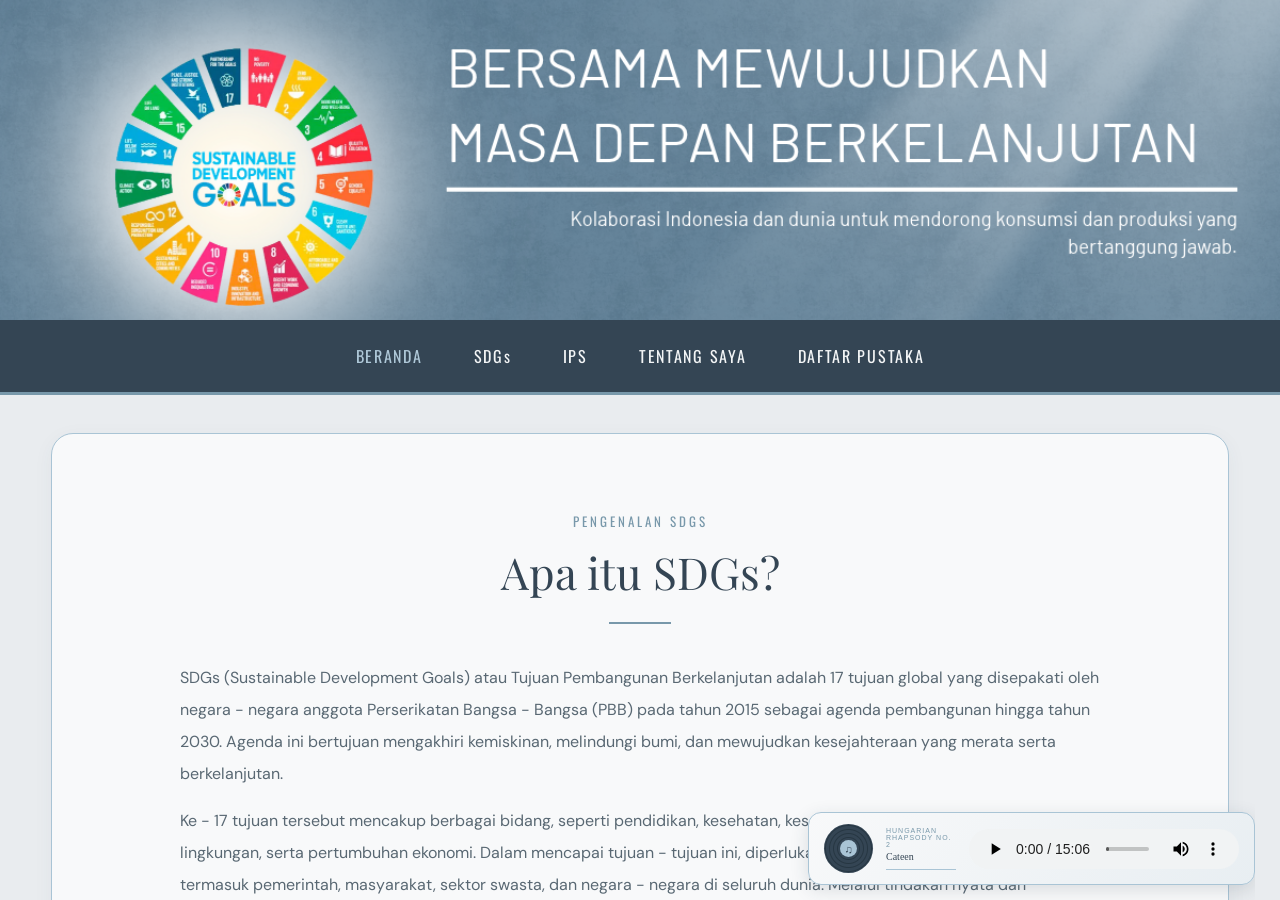
<file: index.html>
<!DOCTYPE html>
<html lang="id">

<head>
    <meta charset="UTF-8">
    <meta name="viewport" content="width=device-width, initial-scale=1.0">
    <title>SDGs</title>

    <style>
        * {
            margin: 0;
            padding: 0;
            box-sizing: border-box;
        }

        body {
            overflow: hidden;
        }

        .website-frame {
            width: 100%;
            height: 100vh;
            border: none;
            display: block;
        }

        .music-frame {
            position: fixed;
            bottom: 0;
            right: 25px;
            width: 560px;
            height: 100px;
            border: none;
            z-index: 1000;
        }
        
        
    </style>
</head>

<body>

    <iframe
        class="website-frame"
        src="home.html"
        name="website-content">
    </iframe>

    <iframe
        class="music-frame"
        src="music.html"
        title="Background music player">
    </iframe>

</body>
</html>
</file>
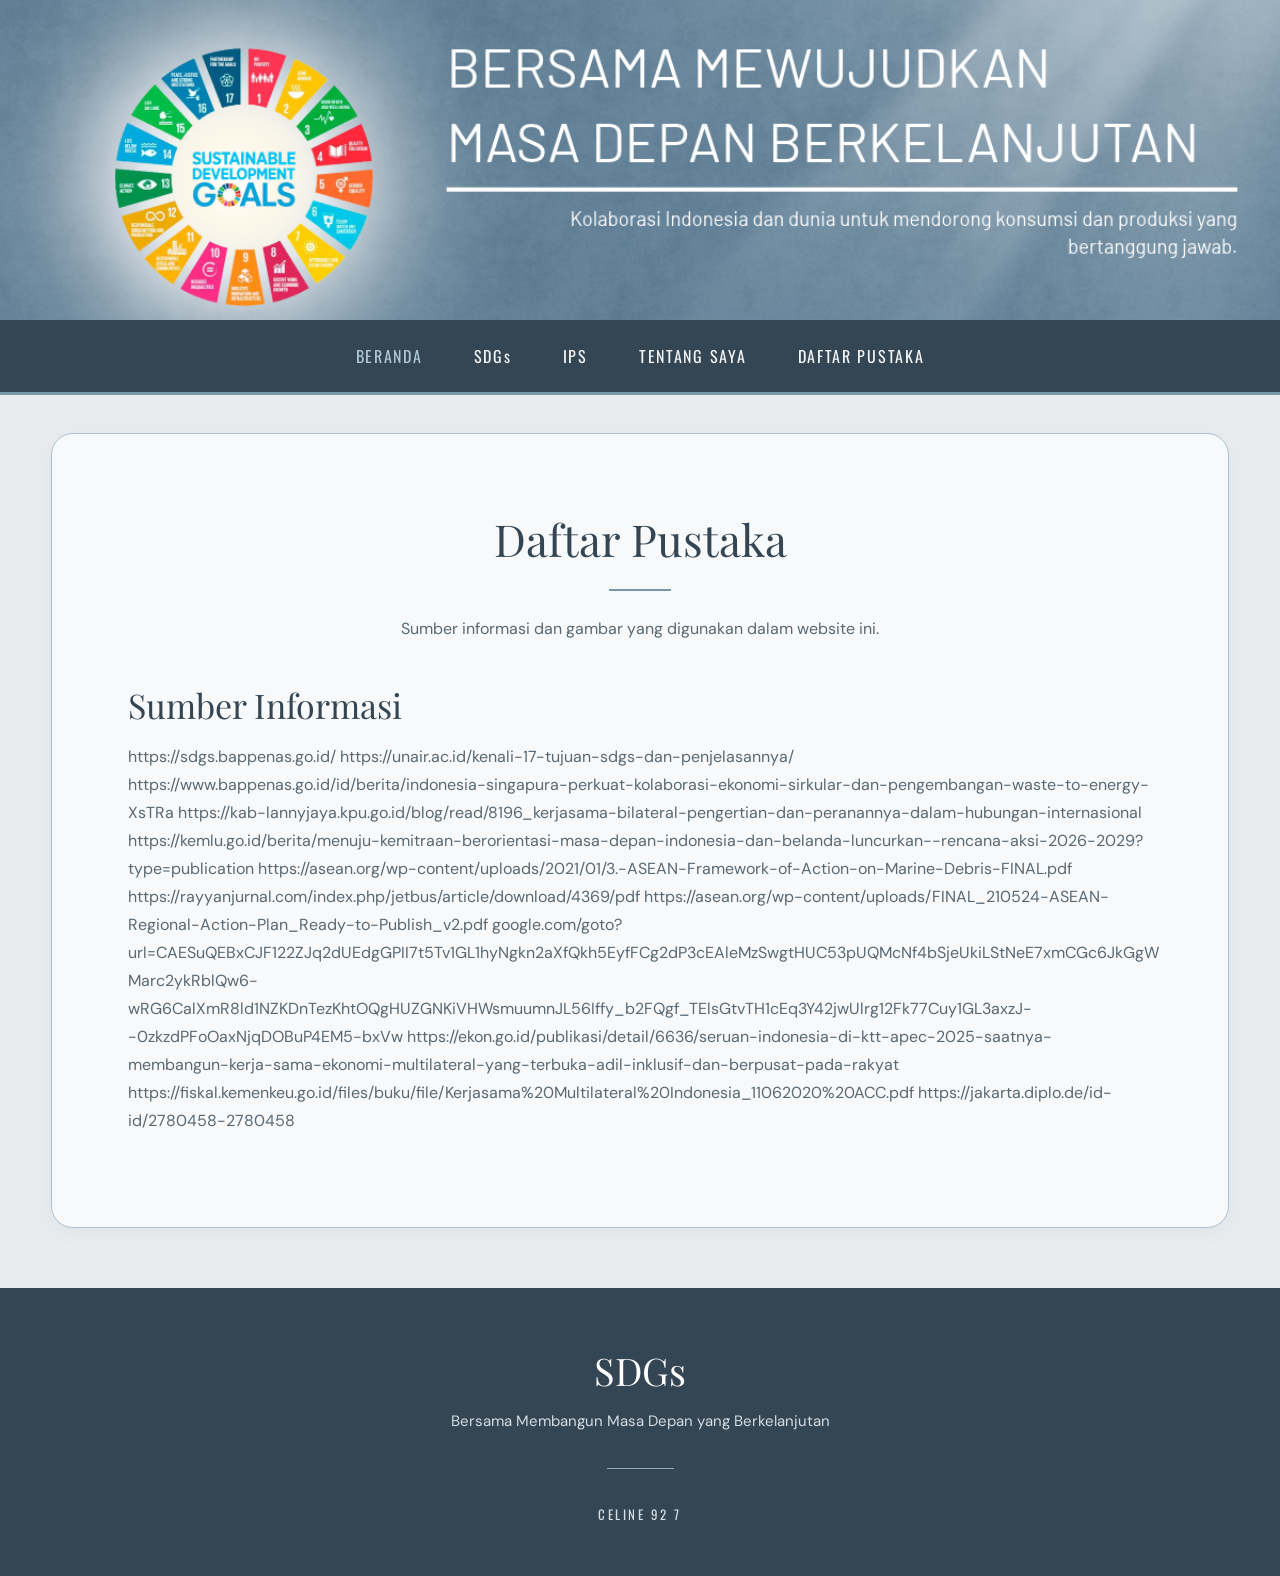
<file: dftr.html>
<!DOCTYPE html>
<html lang="id"><head>
    <meta charset="UTF-8">
    <meta name="viewport" content="width=device-width, initial-scale=1.0">
<title>Daftar Pustaka | SDG</title>
<link rel="stylesheet" href="style.css">
</head>
<body>
<header class="header">
    <img src="Header.png" alt="header">
</header>





<nav class="navbar">
    <ul>

        <li>
            <a href="home.html" target="website-content" class="active">BERANDA</a>
        </li>

        <li class="dropdown">
            <a href="#" aria-haspopup="true">SDGs</a>

            <ul class="dropdown-menu">
                <li><a href="sdgs.html" target="website-content">SDGs Pilihan</a></li>
                <li><a href="permasalahan.html" target="website-content">Permasalahan</a></li>
                <li><a href="kerjasama.html" target="website-content">Kerja Sama</a></li>
                <li><a href="pancasila.html" target="website-content">Pancasila</a></li>
            </ul>
        </li>

        <li>
            <a href="ips.html" target="website-content">IPS</a>
        </li>

        <li>
            <a href="ttg.html" target="website-content">TENTANG SAYA</a>
        </li>

        <li>
            <a href="dftr.html" target="website-content">DAFTAR PUSTAKA</a>
        </li>

    </ul>
</nav>






<main>
<section class="page-panel">
    <div class="page-heading">
        
        <h1>Daftar Pustaka</h1>
        <div class="rule"></div>
        <p class="lead">Sumber informasi dan gambar yang digunakan dalam website ini.</p>
    </div>
<h2 class="section-title">Sumber Informasi</h2>
<p>
    
https://sdgs.bappenas.go.id/
https://unair.ac.id/kenali-17-tujuan-sdgs-dan-penjelasannya/



https://www.bappenas.go.id/id/berita/indonesia-singapura-perkuat-kolaborasi-ekonomi-sirkular-dan-pengembangan-waste-to-energy-XsTRa

https://kab-lannyjaya.kpu.go.id/blog/read/8196_kerjasama-bilateral-pengertian-dan-peranannya-dalam-hubungan-internasional

https://kemlu.go.id/berita/menuju-kemitraan-berorientasi-masa-depan-indonesia-dan-belanda-luncurkan--rencana-aksi-2026-2029?type=publication


https://asean.org/wp-content/uploads/2021/01/3.-ASEAN-Framework-of-Action-on-Marine-Debris-FINAL.pdf

https://rayyanjurnal.com/index.php/jetbus/article/download/4369/pdf

https://asean.org/wp-content/uploads/FINAL_210524-ASEAN-Regional-Action-Plan_Ready-to-Publish_v2.pdf


google.com/goto?url=CAESuQEBxCJF122ZJq2dUEdgGPII7t5Tv1GL1hyNgkn2aXfQkh5EyfFCg2dP3cEAleMzSwgtHUC53pUQMcNf4bSjeUkiLStNeE7xmCGc6JkGgW
Marc2ykRblQw6-wRG6CalXmR8ld1NZKDnTezKhtOQgHUZGNKiVHWsmuumnJL56Iffy_b2FQgf_TElsGtvTH1cEq3Y42jwUlrg12Fk77Cuy1GL3axzJ--0zkzdPFoOaxNjqDOBuP4EM5-bxVw

https://ekon.go.id/publikasi/detail/6636/seruan-indonesia-di-ktt-apec-2025-saatnya-membangun-kerja-sama-ekonomi-multilateral-yang-terbuka-adil-inklusif-dan-berpusat-pada-rakyat

https://fiskal.kemenkeu.go.id/files/buku/file/Kerjasama%20Multilateral%20Indonesia_11062020%20ACC.pdf


https://jakarta.diplo.de/id-id/2780458-2780458



</p>
</section>
</main>
<footer>
    <div class="footer-title">SDGs</div>
    <p>Bersama Membangun Masa Depan yang Berkelanjutan</p>
    <div class="footer-rule"></div>
    <div class="copyright">CELINE 92 7</div>
</footer>
</body>
</html>
</file>
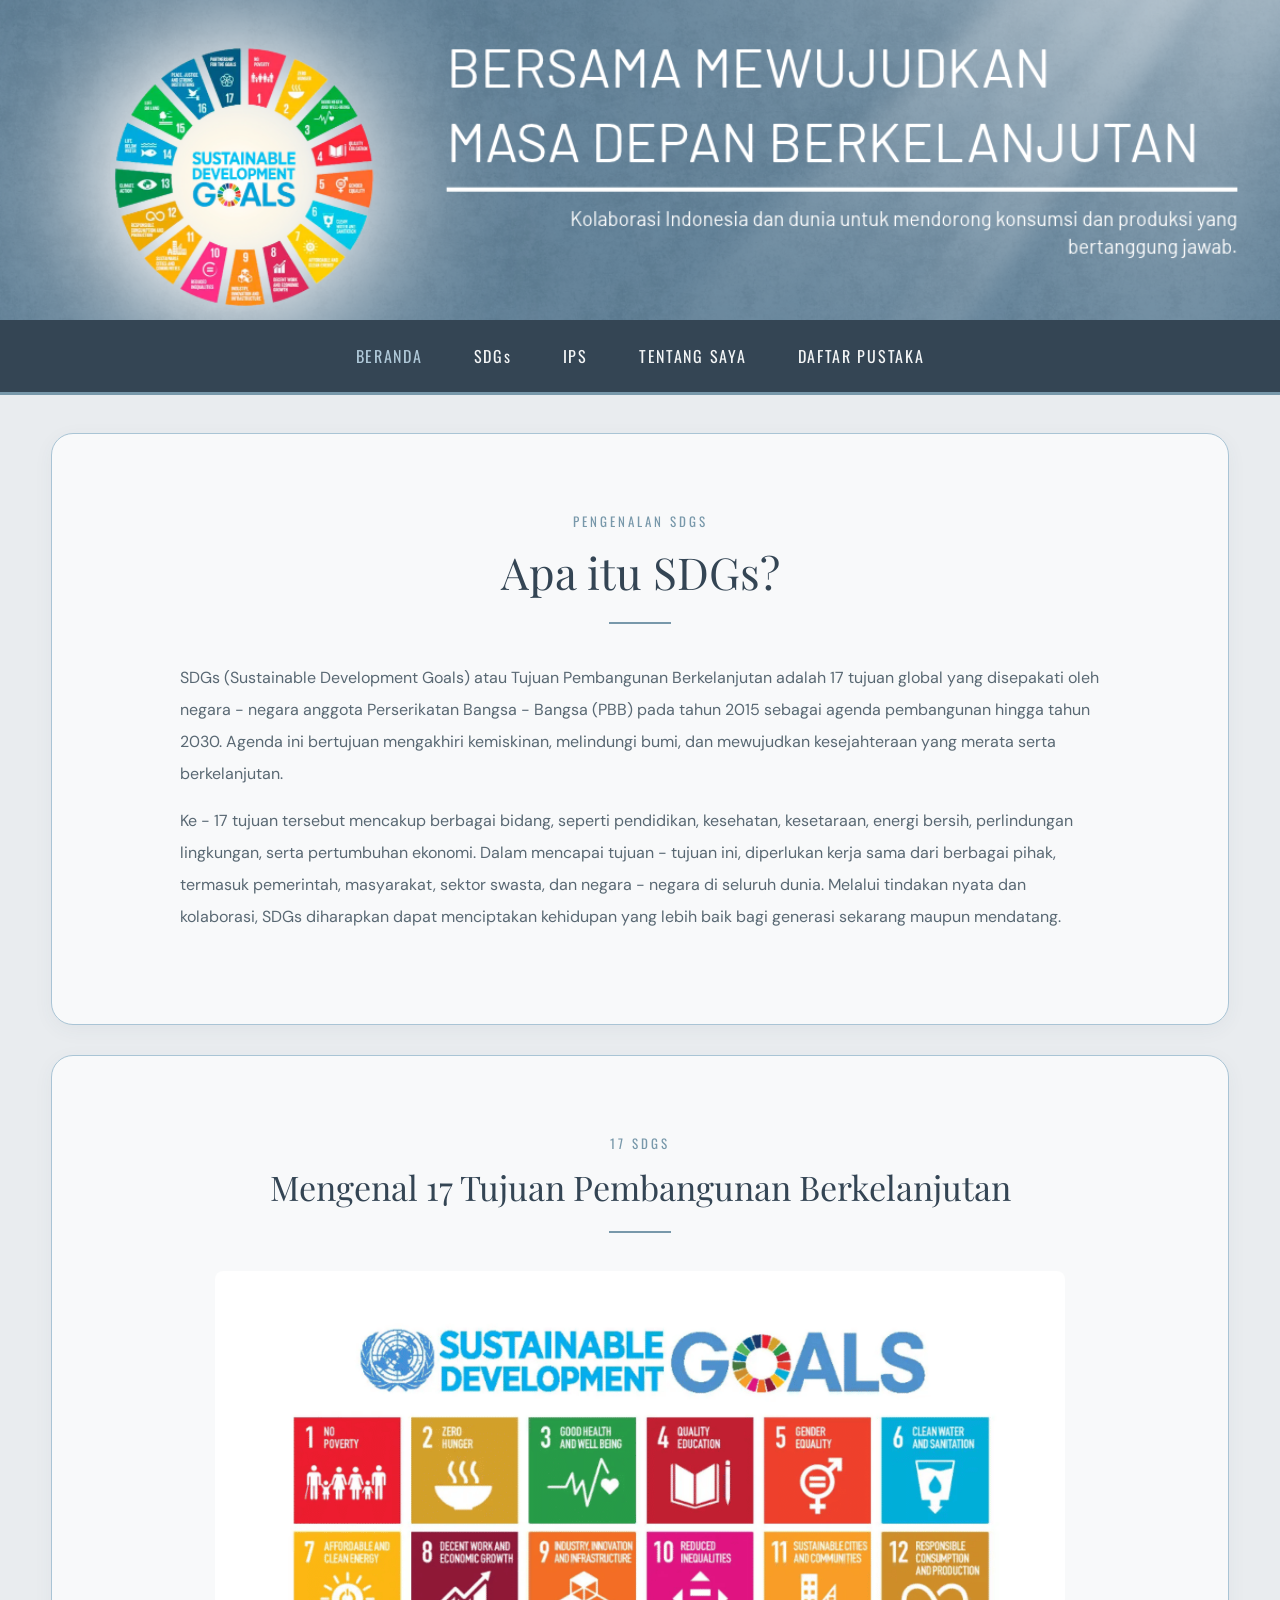
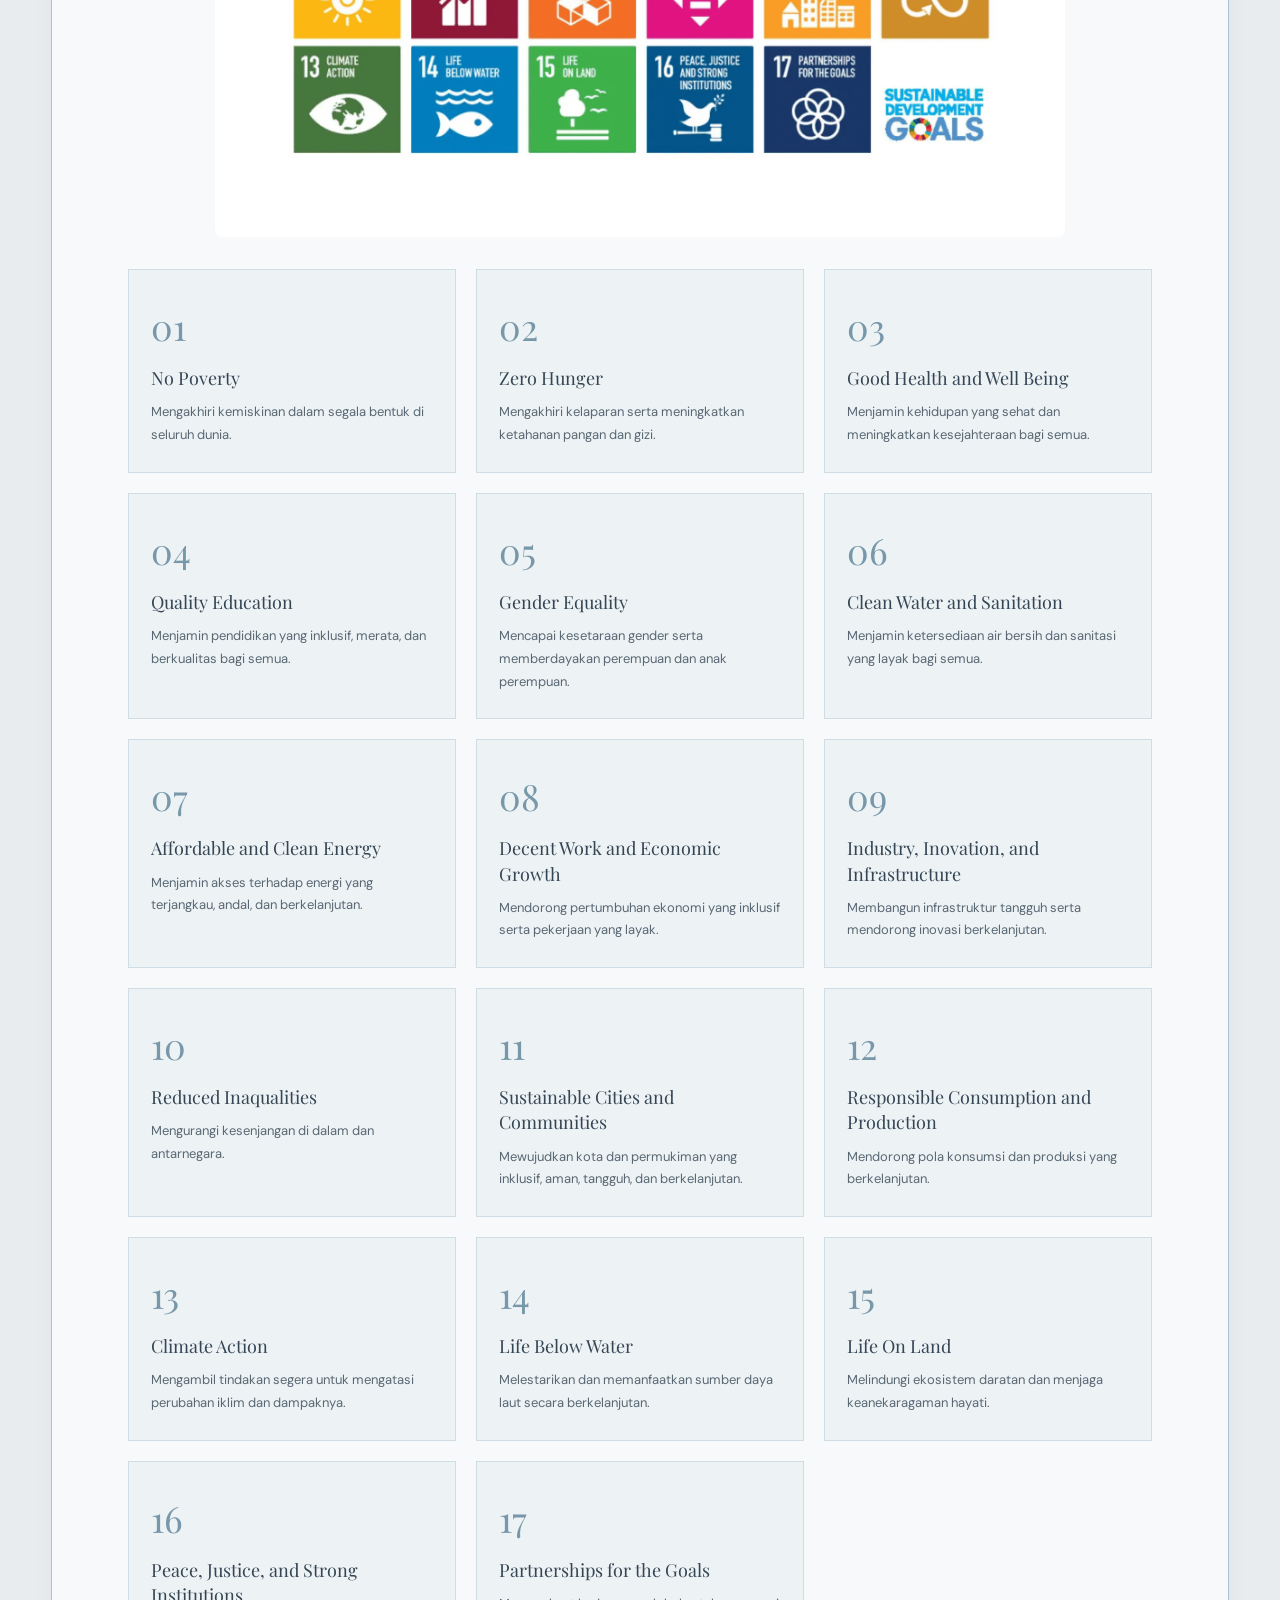
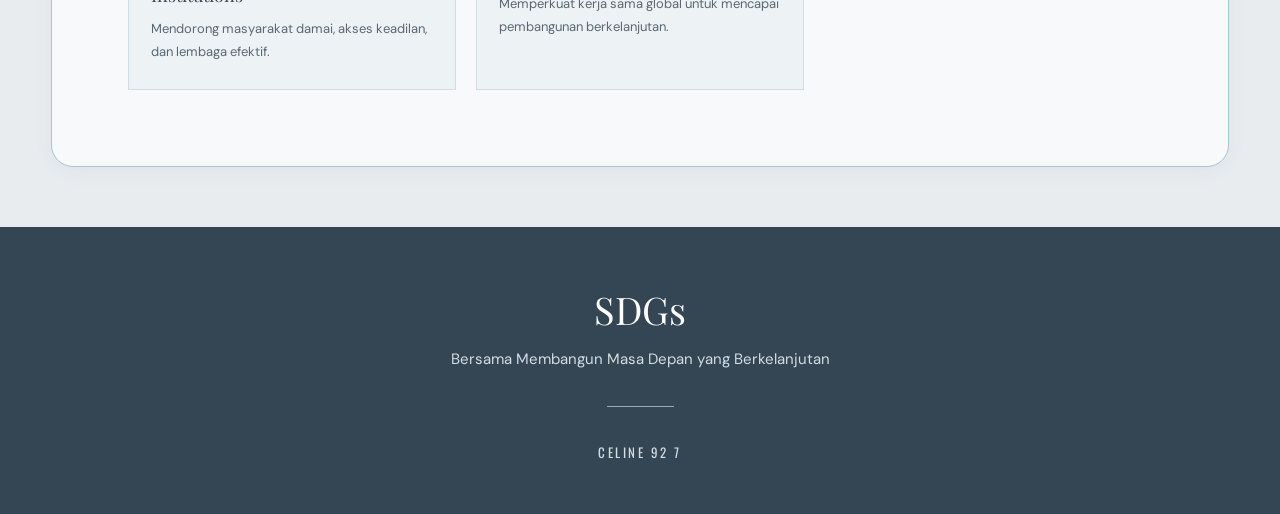
<file: home.html>
<!DOCTYPE html>
<html lang="id">

<head>
    <meta charset="UTF-8">
    <meta name="viewport" content="width=device-width, initial-scale=1.0">

    <title>Beranda | SDGs di Sekitarku</title>

    <link rel="stylesheet" href="style.css">
</head>

<body>


    <header class="header">
        <img src="Header.png" alt="Header">
    </header>






    <nav class="navbar">
    <ul>

        <li>
            <a href="home.html" target="website-content" class="active">BERANDA</a>
        </li>

        <li class="dropdown">
            <a href="#" aria-haspopup="true">SDGs</a>

            <ul class="dropdown-menu">
                <li><a href="sdgs.html" target="website-content">SDGs Pilihan</a></li>
                <li><a href="permasalahan.html" target="website-content">Permasalahan</a></li>
                <li><a href="kerjasama.html" target="website-content">Kerja Sama</a></li>
                <li><a href="pancasila.html" target="website-content">Pancasila</a></li>
            </ul>
        </li>

        <li>
            <a href="ips.html" target="website-content">IPS</a>
        </li>

        <li>
            <a href="ttg.html" target="website-content">TENTANG SAYA</a>
        </li>

        <li>
            <a href="dftr.html" target="website-content">DAFTAR PUSTAKA</a>
        </li>

    </ul>
</nav>







    <main>

        <section class="page-panel">

            <div class="page-heading">

                <div class="eyebrow">Pengenalan SDGs</div>

                <h1>Apa itu SDGs?</h1>

                <div class="rule"></div>

            </div>
<p class="lead">
    SDGs (Sustainable Development Goals) atau Tujuan Pembangunan Berkelanjutan adalah
    17 tujuan global yang disepakati oleh negara - negara anggota Perserikatan Bangsa - Bangsa (PBB)
    pada tahun 2015 sebagai agenda pembangunan hingga tahun 2030. Agenda ini bertujuan mengakhiri kemiskinan, melindungi bumi,
    dan mewujudkan kesejahteraan yang merata serta berkelanjutan.
</p>
<p class="lead">
    Ke - 17 tujuan tersebut mencakup berbagai bidang, seperti pendidikan, kesehatan,
    kesetaraan, energi bersih, perlindungan lingkungan, serta pertumbuhan ekonomi.
    Dalam mencapai tujuan - tujuan ini, diperlukan kerja sama dari berbagai pihak,
    termasuk pemerintah, masyarakat, sektor swasta, dan negara - negara di seluruh dunia.
    Melalui tindakan nyata dan kolaborasi, SDGs diharapkan dapat menciptakan kehidupan yang
    lebih baik bagi generasi sekarang maupun mendatang.
</p></section>
<section class="page-panel">
    <div class="page-heading">
        <div class="eyebrow">17 SDGs</div>
        <h2>Mengenal 17 Tujuan Pembangunan Berkelanjutan</h2>
        <div class="rule">
        </div>
    </div>

    <img class="content-image" src="17sdgs.png" alt="17sdgs">
<div class="grid">


    <article class="card">
        <span class="goal-number">01</span>
        <h3>No Poverty</h3>
        <p>Mengakhiri kemiskinan dalam segala bentuk di seluruh dunia.</p>
    </article>

<article class="card">
    <span class="goal-number">02</span>
    <h3>Zero Hunger</h3>
    <p>Mengakhiri kelaparan serta meningkatkan ketahanan pangan dan gizi.</p>
</article>

<article class="card">
    <span class="goal-number">03</span>
    <h3>Good Health and Well Being</h3>
    <p>Menjamin kehidupan yang sehat dan meningkatkan kesejahteraan bagi semua.</p>
</article>

<article class="card">
    <span class="goal-number">04</span>
    <h3>Quality Education</h3>
    <p>Menjamin pendidikan yang inklusif, merata, dan berkualitas bagi semua.</p>
</article>

<article class="card">
    <span class="goal-number">05</span>
    <h3>Gender Equality</h3>
    <p>Mencapai kesetaraan gender serta memberdayakan perempuan dan anak perempuan.</p>
</article>

<article class="card">
    <span class="goal-number">06</span>
    <h3>Clean Water and Sanitation</h3>
    <p>Menjamin ketersediaan air bersih dan sanitasi yang layak bagi semua.</p>
</article>

<article class="card">
    <span class="goal-number">07</span>
    <h3>Affordable and Clean Energy</h3>
    <p>Menjamin akses terhadap energi yang terjangkau, andal, dan berkelanjutan.</p>
</article>

<article class="card">
    <span class="goal-number">08</span>
    <h3>Decent Work and Economic Growth</h3>
    <p>Mendorong pertumbuhan ekonomi yang inklusif serta pekerjaan yang layak.</p>
</article>

<article class="card">
    <span class="goal-number">09</span>
    <h3>Industry, Inovation, and Infrastructure</h3>
    <p>Membangun infrastruktur tangguh serta mendorong inovasi berkelanjutan.</p>
</article>
    
    <article class="card">
        <span class="goal-number">10</span>
        <h3>Reduced Inaqualities</h3>
        <p>Mengurangi kesenjangan di dalam dan antarnegara.</p>
    </article>
    
    <article class="card">
        <span class="goal-number">11</span>
        <h3>Sustainable Cities and Communities</h3>
        <p>Mewujudkan kota dan permukiman yang inklusif, aman, tangguh, dan berkelanjutan.</p>
    </article>
    
    <article class="card">
        <span class="goal-number">12</span>
        <h3>Responsible Consumption and Production</h3>
        <p>Mendorong pola konsumsi dan produksi yang berkelanjutan.</p>
    </article>
    
    <article class="card">
        <span class="goal-number">13</span>
        <h3>Climate Action</h3>
        <p>Mengambil tindakan segera untuk mengatasi perubahan iklim dan dampaknya.</p>
    </article>
    
    <article class="card">
        <span class="goal-number">14</span>
        <h3>Life Below Water</h3>
        <p>Melestarikan dan memanfaatkan sumber daya laut secara berkelanjutan.</p>
    </article>
    
    <article class="card">
        <span class="goal-number">15</span>
        <h3>Life On Land</h3>
        <p>Melindungi ekosistem daratan dan menjaga keanekaragaman hayati.</p>
    </article>
    
    <article class="card">
        <span class="goal-number">16</span>
        <h3>Peace, Justice, and Strong Institutions</h3>
        <p>Mendorong masyarakat damai, akses keadilan, dan lembaga efektif.</p>
    </article>
    
    <article class="card">
        <span class="goal-number">17</span>
        <h3>Partnerships for the Goals</h3>
        <p>Memperkuat kerja sama global untuk mencapai pembangunan berkelanjutan.</p>
    </article>
</div>
</section>


</main>
<footer>
    <div class="footer-title">SDGs</div>
    <p>Bersama Membangun Masa Depan yang Berkelanjutan</p>
    <div class="footer-rule"></div>
    <div class="copyright">CELINE 92 7</div>
</footer>


</body>
</html>
</file>
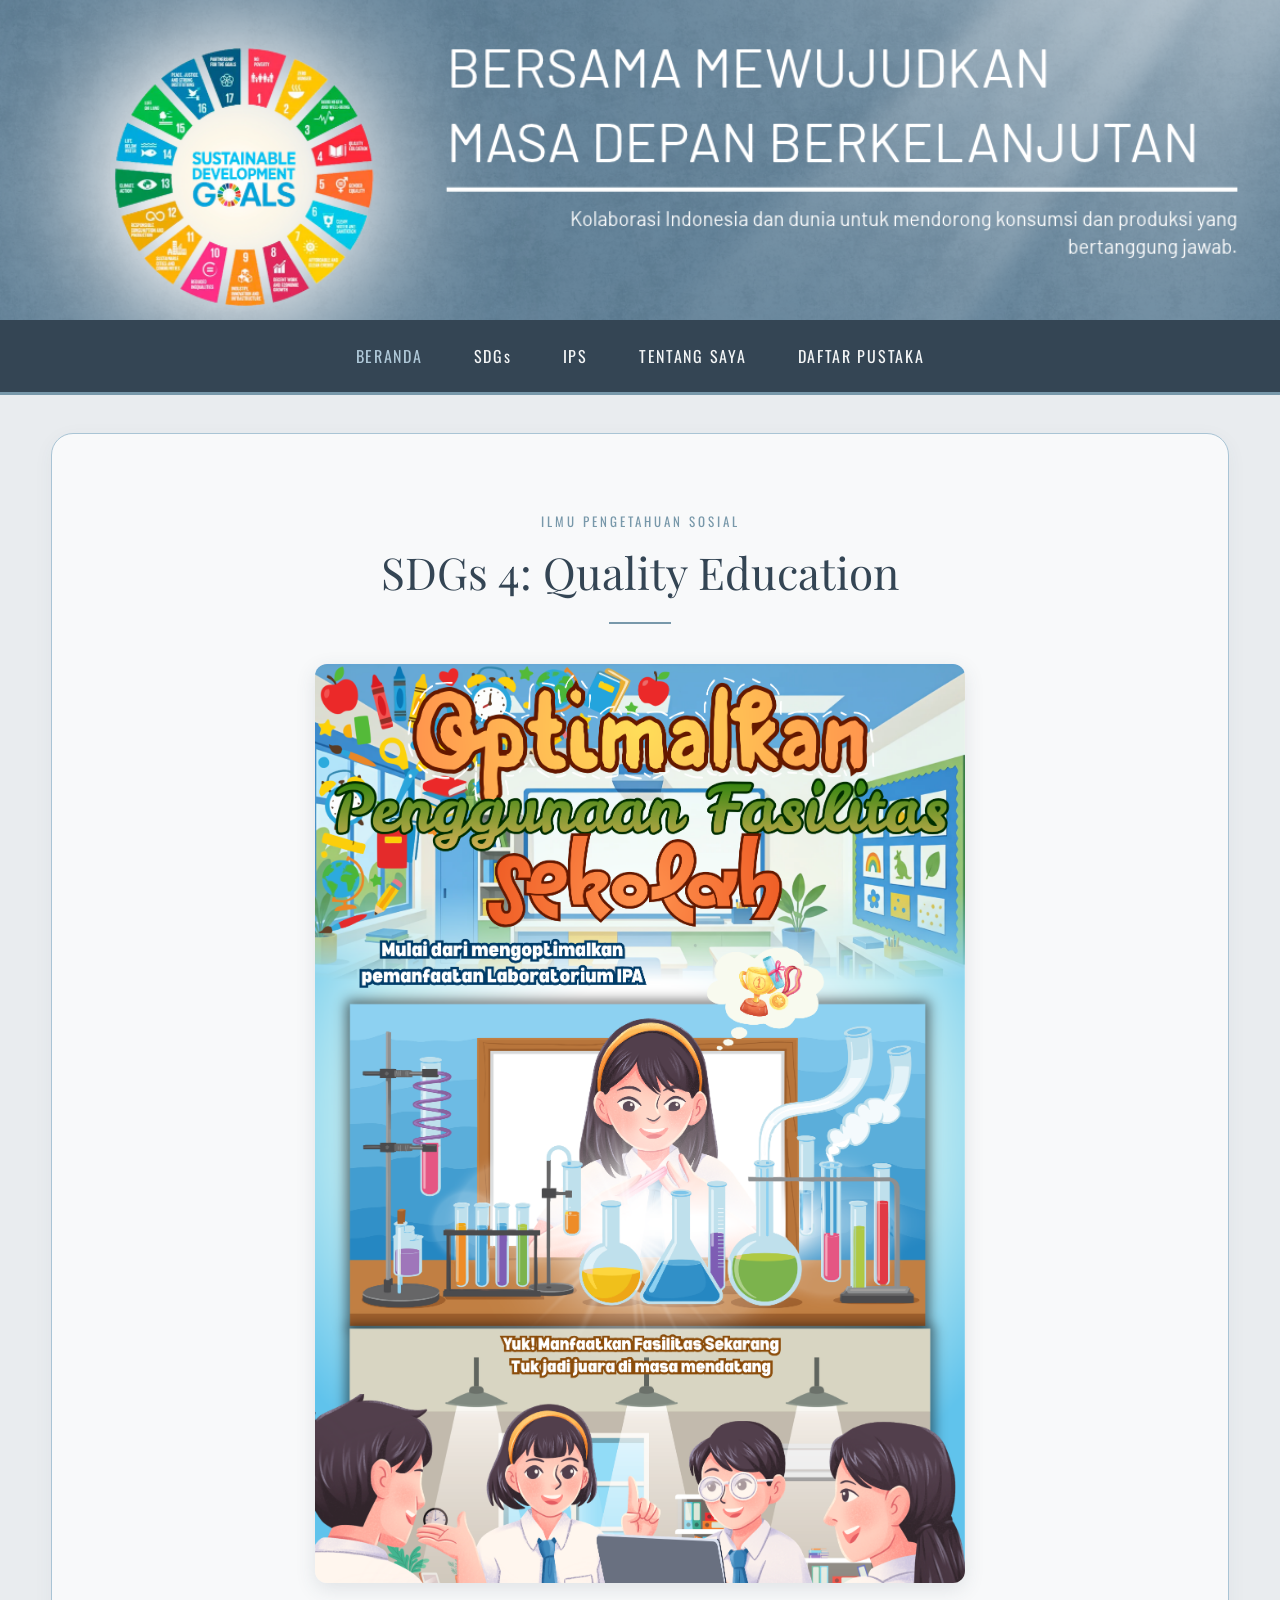
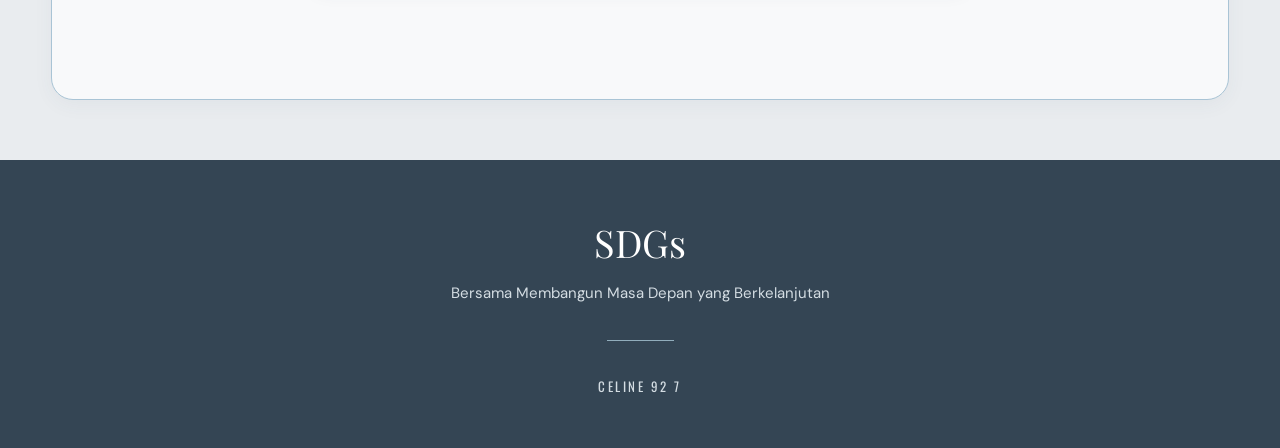
<file: ips.html>
<!DOCTYPE html>
<html lang="id">

<head>
    <meta charset="UTF-8">
    <meta name="viewport" content="width=device-width, initial-scale=1.0">

    <title>IPS | SDGs di Sekitarku</title>

    <link rel="stylesheet" href="style.css">
</head>

<body>


    <header class="header">
        <img src="Header.png" alt="Header">
    </header>





    <nav class="navbar">
    <ul>

        <li>
            <a href="home.html" target="website-content" class="active">BERANDA</a>
        </li>

        <li class="dropdown">
            <a href="#" aria-haspopup="true">SDGs</a>

            <ul class="dropdown-menu">
                <li><a href="sdgs.html" target="website-content">SDGs Pilihan</a></li>
                <li><a href="permasalahan.html" target="website-content">Permasalahan</a></li>
                <li><a href="kerjasama.html" target="website-content">Kerja Sama</a></li>
                <li><a href="pancasila.html" target="website-content">Pancasila</a></li>
            </ul>
        </li>

        <li>
            <a href="ips.html" target="website-content">IPS</a>
        </li>

        <li>
            <a href="ttg.html" target="website-content">TENTANG SAYA</a>
        </li>

        <li>
            <a href="dftr.html" target="website-content">DAFTAR PUSTAKA</a>
        </li>

    </ul>
</nav>




    <main>
        <section class="page-panel">

            <div class="page-heading">
                <div class="eyebrow">Ilmu Pengetahuan Sosial</div>

                <h1>SDGs 4: Quality Education</h1>

                <div class="rule"></div>

            </div>

            <div class="ips-image">
                <img src="posips.png" alt="Gambar tugas IPS">
            </div>

        </section>
    </main>

    <footer>
        <div class="footer-title">SDGs</div>

        <p>Bersama Membangun Masa Depan yang Berkelanjutan</p>

        <div class="footer-rule"></div>

        <div class="copyright">CELINE 92 7</div>
    </footer>

</body>
</html>
</file>
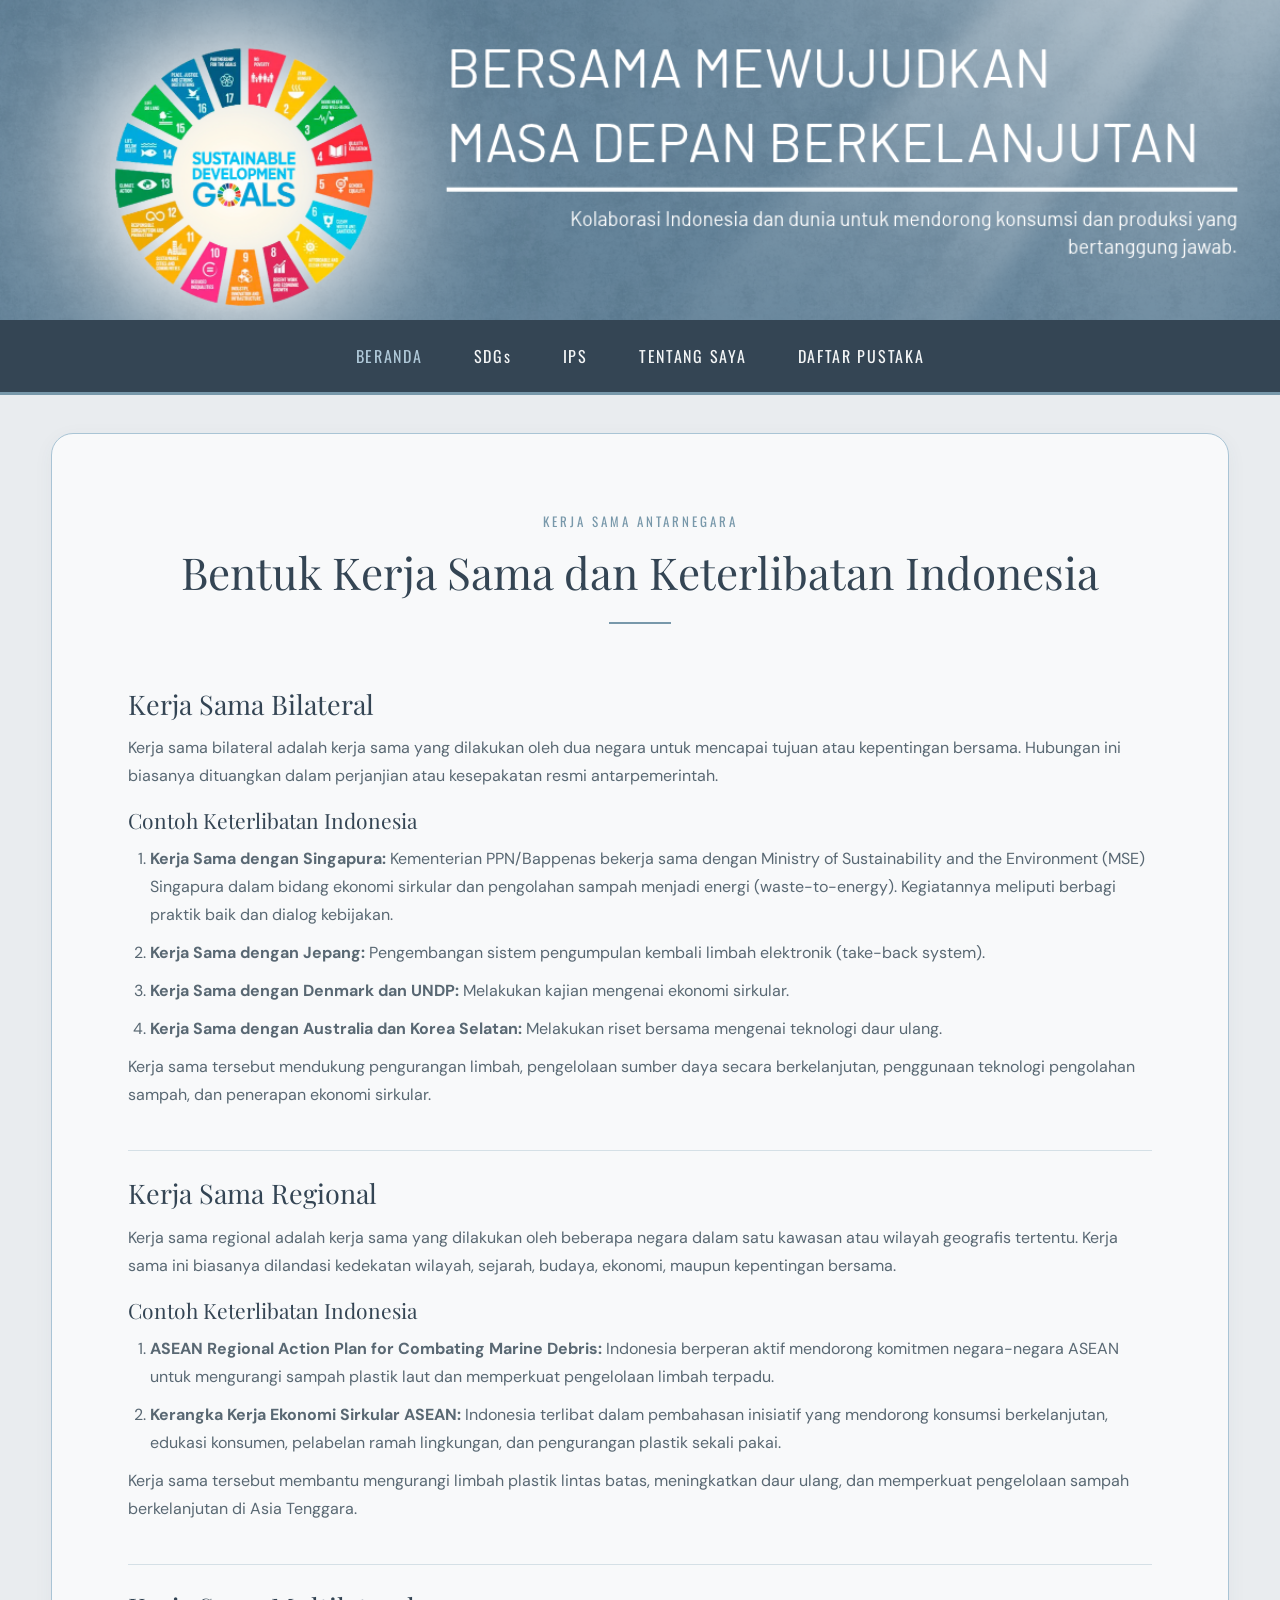
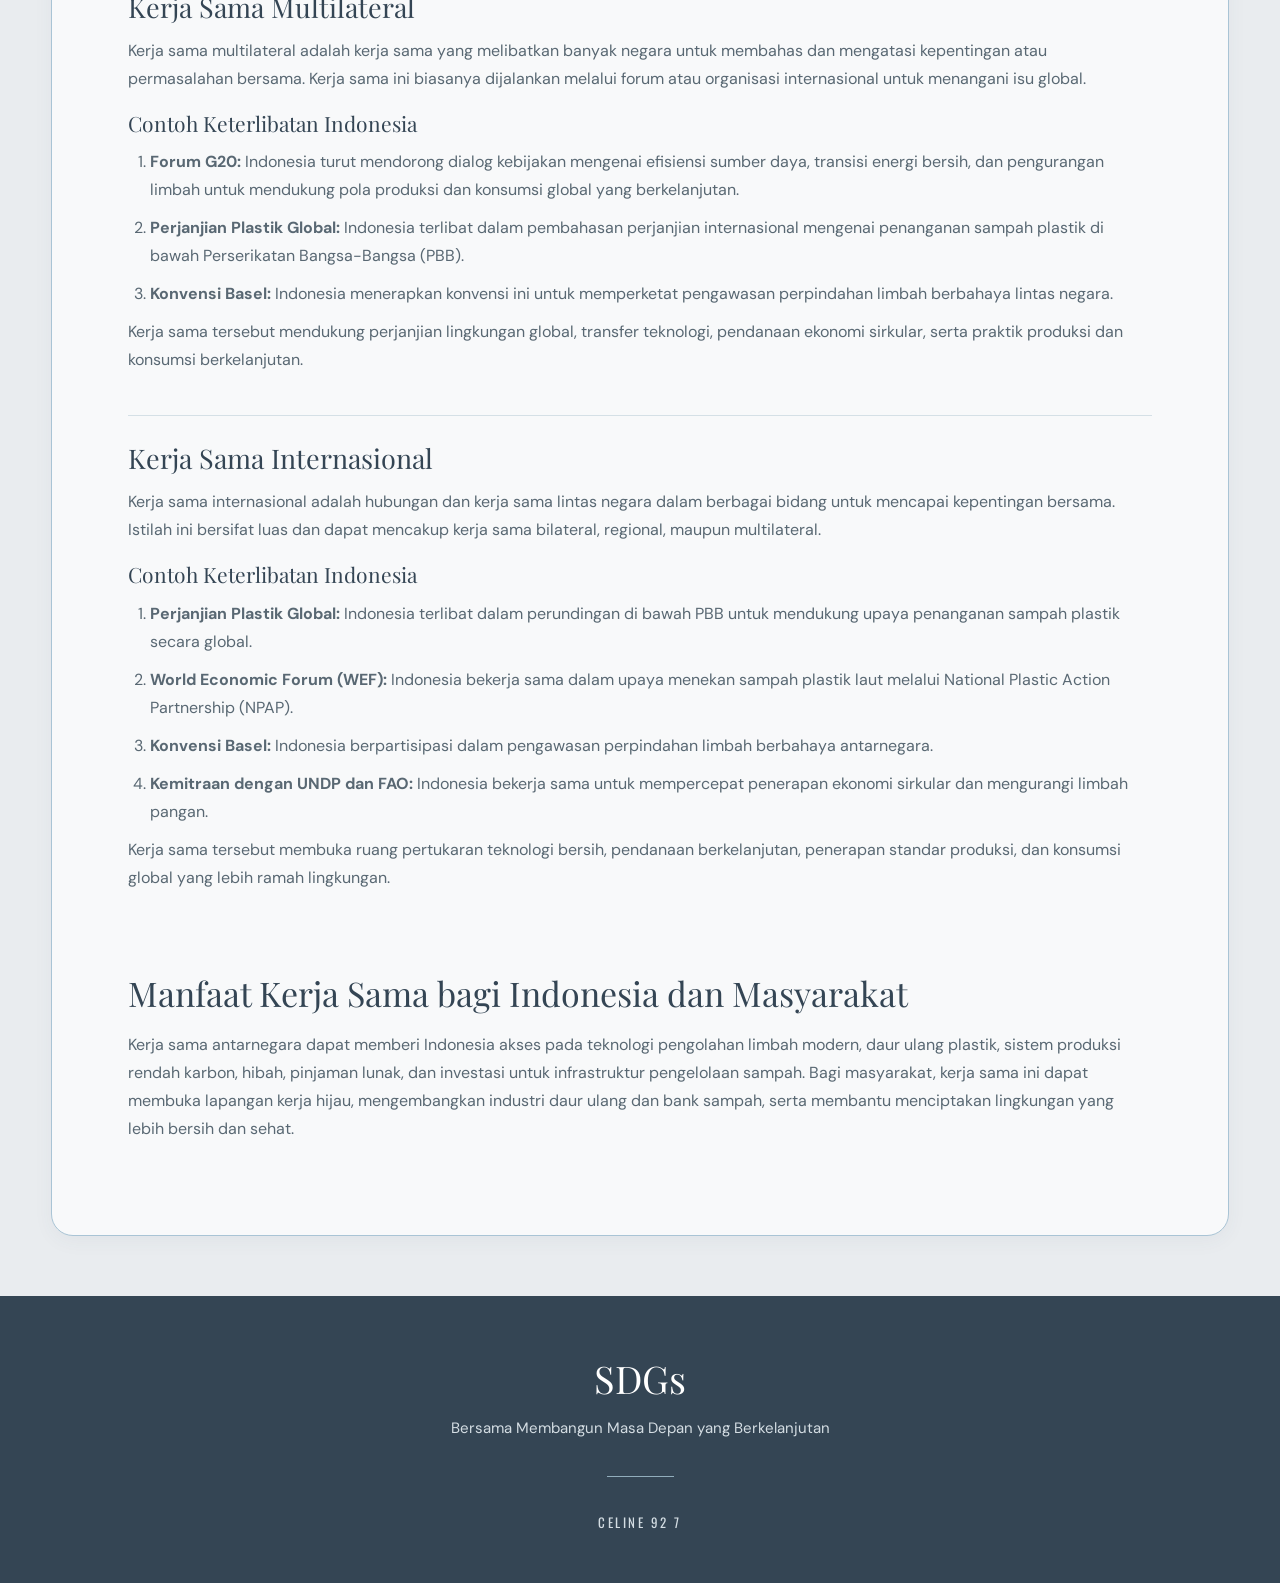
<file: kerjasama.html>
<!DOCTYPE html>
<html lang="id">

<head>
    <meta charset="UTF-8">
    <meta name="viewport" content="width=device-width, initial-scale=1.0">

    <title>Kerja Sama</title>

    <link rel="stylesheet" href="style.css">
</head>

<body>


    <header class="header">
        <img src="Header.png" alt="Header website SDGs di Sekitarku">
    </header>






    <nav class="navbar">
    <ul>

        <li>
            <a href="home.html" target="website-content" class="active">BERANDA</a>
        </li>

        <li class="dropdown">
            <a href="#" aria-haspopup="true">SDGs</a>

            <ul class="dropdown-menu">
                <li><a href="sdgs.html" target="website-content">SDGs Pilihan</a></li>
                <li><a href="permasalahan.html" target="website-content">Permasalahan</a></li>
                <li><a href="kerjasama.html" target="website-content">Kerja Sama</a></li>
                <li><a href="pancasila.html" target="website-content">Pancasila</a></li>
            </ul>
        </li>

        <li>
            <a href="ips.html" target="website-content">IPS</a>
        </li>

        <li>
            <a href="ttg.html" target="website-content">TENTANG SAYA</a>
        </li>

        <li>
            <a href="dftr.html" target="website-content">DAFTAR PUSTAKA</a>
        </li>

    </ul>
</nav>





    <main>

        <section class="page-panel">


            <div class="page-heading">

                <div class="eyebrow">
                    Kerja Sama Antarnegara
                </div>

                <h1>
                    Bentuk Kerja Sama dan Keterlibatan Indonesia
                </h1>

                <div class="rule"></div>
            </div>



            <section class="cooperation-block">

                <h2>
                    Kerja Sama Bilateral
                </h2>
                <p>
                    Kerja sama bilateral adalah kerja sama yang dilakukan
                    oleh dua negara untuk mencapai tujuan atau kepentingan
                    bersama. Hubungan ini biasanya dituangkan dalam
                    perjanjian atau kesepakatan resmi antarpemerintah.
                </p>

                <h3>
    Contoh Keterlibatan Indonesia
</h3>

<ol class="list-clean">
    <li>
        <strong>Kerja Sama dengan Singapura:</strong>
        Kementerian PPN/Bappenas bekerja sama dengan Ministry of
        Sustainability and the Environment (MSE) Singapura dalam
        bidang ekonomi sirkular dan pengolahan sampah menjadi energi
        (waste-to-energy). Kegiatannya meliputi berbagi praktik baik
        dan dialog kebijakan.
    </li>

    <li>
        <strong>Kerja Sama dengan Jepang:</strong>
        Pengembangan sistem pengumpulan kembali limbah elektronik
        (take-back system).
    </li>

    <li>
        <strong>Kerja Sama dengan Denmark dan UNDP:</strong>
        Melakukan kajian mengenai ekonomi sirkular.
    </li>

    <li>
        <strong>Kerja Sama dengan Australia dan Korea Selatan:</strong>
        Melakukan riset bersama mengenai teknologi daur ulang.
    </li>
</ol>

<p>
    Kerja sama tersebut mendukung pengurangan limbah, pengelolaan
    sumber daya secara berkelanjutan, penggunaan teknologi pengolahan
    sampah, dan penerapan ekonomi sirkular.
</p>

            </section>



<section class="cooperation-block">

    <h2>
        Kerja Sama Regional
    </h2>

    <p>
        Kerja sama regional adalah kerja sama yang dilakukan
        oleh beberapa negara dalam satu kawasan atau wilayah
        geografis tertentu. Kerja sama ini biasanya dilandasi
        kedekatan wilayah, sejarah, budaya, ekonomi, maupun
        kepentingan bersama.
    </p>

    <h3>
        Contoh Keterlibatan Indonesia
    </h3>

    <ol class="list-clean">
        <li>
            <strong>ASEAN Regional Action Plan for Combating Marine Debris:</strong>
            Indonesia berperan aktif mendorong komitmen negara-negara
            ASEAN untuk mengurangi sampah plastik laut dan memperkuat
            pengelolaan limbah terpadu.
        </li>

        <li>
            <strong>Kerangka Kerja Ekonomi Sirkular ASEAN:</strong>
            Indonesia terlibat dalam pembahasan inisiatif yang
            mendorong konsumsi berkelanjutan, edukasi konsumen,
            pelabelan ramah lingkungan, dan pengurangan plastik
            sekali pakai.
        </li>
    </ol>

    <p>
        Kerja sama tersebut membantu mengurangi limbah plastik
        lintas batas, meningkatkan daur ulang, dan memperkuat
        pengelolaan sampah berkelanjutan di Asia Tenggara.
    </p>

</section>


<section class="cooperation-block">

    <h2>
        Kerja Sama Multilateral
    </h2>

    <p>
        Kerja sama multilateral adalah kerja sama yang
        melibatkan banyak negara untuk membahas dan mengatasi
        kepentingan atau permasalahan bersama. Kerja sama ini
        biasanya dijalankan melalui forum atau organisasi
        internasional untuk menangani isu global.
    </p>

    <h3>
        Contoh Keterlibatan Indonesia
    </h3>

    <ol class="list-clean">
        <li>
            <strong>Forum G20:</strong>
            Indonesia turut mendorong dialog kebijakan mengenai
            efisiensi sumber daya, transisi energi bersih, dan
            pengurangan limbah untuk mendukung pola produksi
            dan konsumsi global yang berkelanjutan.
        </li>

        <li>
            <strong>Perjanjian Plastik Global:</strong>
            Indonesia terlibat dalam pembahasan perjanjian
            internasional mengenai penanganan sampah plastik
            di bawah Perserikatan Bangsa-Bangsa (PBB).
        </li>

        <li>
            <strong>Konvensi Basel:</strong>
            Indonesia menerapkan konvensi ini untuk memperketat
            pengawasan perpindahan limbah berbahaya lintas negara.
        </li>
    </ol>

    <p>
        Kerja sama tersebut mendukung perjanjian lingkungan global,
        transfer teknologi, pendanaan ekonomi sirkular, serta
        praktik produksi dan konsumsi berkelanjutan.
    </p>

</section>


<section class="cooperation-block">

    <h2>
        Kerja Sama Internasional
    </h2>

    <p>
        Kerja sama internasional adalah hubungan dan kerja
        sama lintas negara dalam berbagai bidang untuk mencapai
        kepentingan bersama. Istilah ini bersifat luas dan
        dapat mencakup kerja sama bilateral, regional,
        maupun multilateral.
    </p>

    <h3>
        Contoh Keterlibatan Indonesia
    </h3>

    <ol class="list-clean">
        <li>
            <strong>Perjanjian Plastik Global:</strong>
            Indonesia terlibat dalam perundingan di bawah PBB
            untuk mendukung upaya penanganan sampah plastik
            secara global.
        </li>

        <li>
            <strong>World Economic Forum (WEF):</strong>
            Indonesia bekerja sama dalam upaya menekan sampah
            plastik laut melalui National Plastic Action
            Partnership (NPAP).
        </li>

        <li>
            <strong>Konvensi Basel:</strong>
            Indonesia berpartisipasi dalam pengawasan
            perpindahan limbah berbahaya antarnegara.
        </li>

        <li>
            <strong>Kemitraan dengan UNDP dan FAO:</strong>
            Indonesia bekerja sama untuk mempercepat penerapan
            ekonomi sirkular dan mengurangi limbah pangan.
        </li>
    </ol>

    <p>
        Kerja sama tersebut membuka ruang pertukaran teknologi bersih, pendanaan
        berkelanjutan, penerapan standar produksi, dan
        konsumsi global yang lebih ramah lingkungan.
    </p>

</section>


<h2 class="section-title">
    Manfaat Kerja Sama bagi Indonesia dan Masyarakat
</h2>

<p>
    Kerja sama antarnegara dapat memberi Indonesia akses pada
    teknologi pengolahan limbah modern, daur ulang plastik,
    sistem produksi rendah karbon, hibah, pinjaman lunak,
    dan investasi untuk infrastruktur pengelolaan sampah.
    Bagi masyarakat, kerja sama ini dapat membuka lapangan
    kerja hijau, mengembangkan industri daur ulang dan bank
    sampah, serta membantu menciptakan lingkungan yang lebih
    bersih dan sehat.
</p>

        </section>

    </main>


    <footer>

        <div class="footer-title">
            SDGs
        </div>

        <p>
            Bersama Membangun Masa Depan yang Berkelanjutan
        </p>

        <div class="footer-rule"></div>

        <div class="copyright">
            CELINE 92 7
        </div>

    </footer>

</body>
</html>
</file>
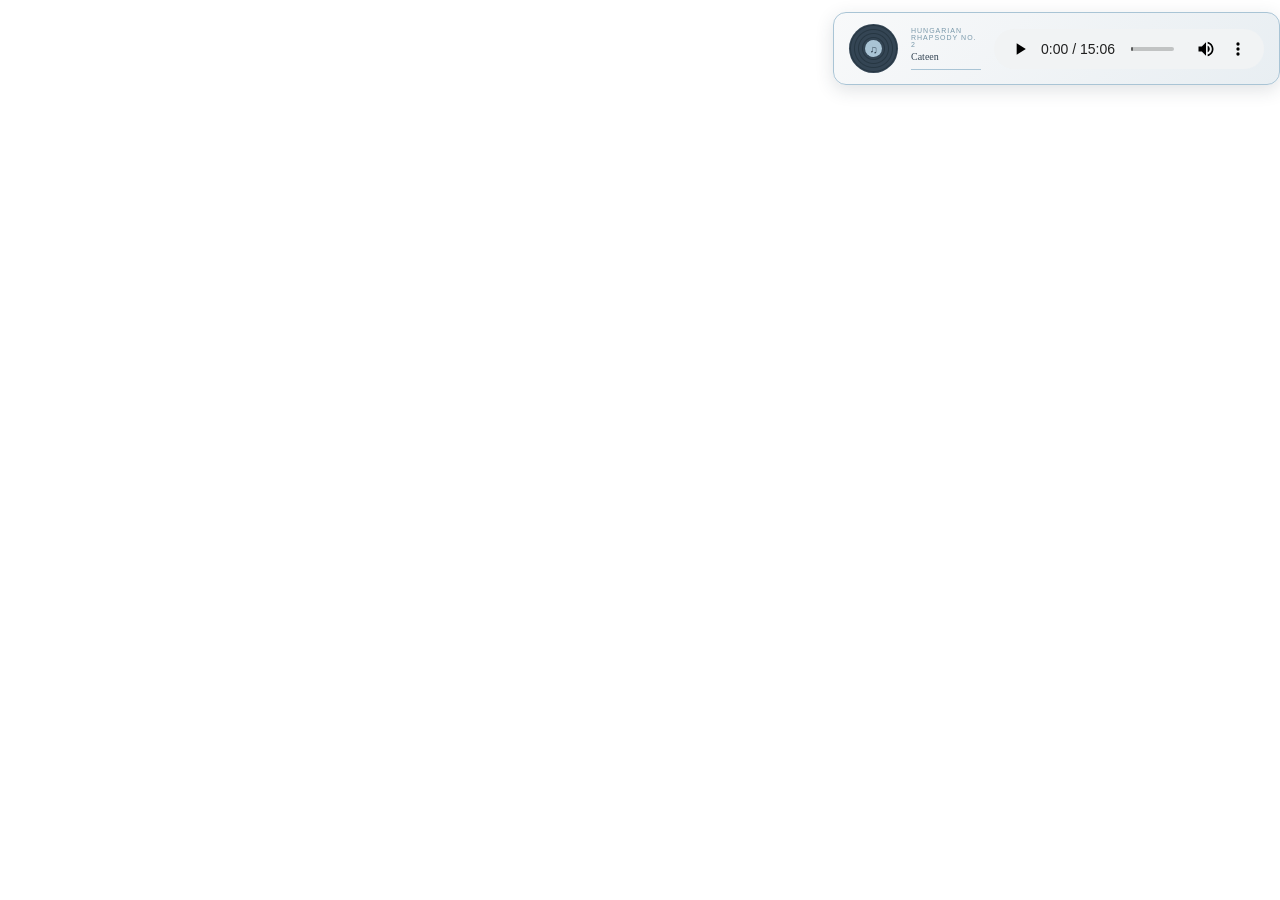
<file: music.html>
<!DOCTYPE html>
<html lang="en">

<head>
    <meta charset="UTF-8">
    <meta name="viewport" content="width=device-width, initial-scale=1.0">

    <title>Music Player</title>

    <style>

        * {
            margin: 0;
            padding: 0;
            box-sizing: border-box;
        }

        body {
                background: transparent;
                font-family: Georgia, serif;
                overflow: hidden;
             }


        .music-card {
            display: flex;
            align-items: center;
            gap: 13px;
            padding: 11px 15px;
            margin: 12px 0 12px auto;
            width: max-content;
            transform-origin: center center;
            background: linear-gradient(135deg, #F8F9FA, #E8EEF2);
            border: 1px solid #A9C4D5;
            border-radius: 13px;
            box-shadow: 0 5px 18px #26364225;
            transition: all 0.5s ease;
        }


        .music-card:hover {
            transform: translateY(-9px) scale(1.04);
            box-shadow:
                0 14px 30px #26364245,
                0 0 22px #7898AA70;
            border-color: #7898AA;
            background: linear-gradient(135deg, #FFFFFF, #DCE8EF);
        }


        .vinyl {
            width: 49px;
            height: 49px;
            flex-shrink: 0;
            border-radius: 50%;
            background:
                repeating-radial-gradient(
                    circle,
                    #344554 0px,
                    #344554 2px,
                    #263642 3px,
                    #344554 4px
                );
            display: grid;
            place-items: center;
            transition: transform 0.6s ease, box-shadow 0.6s ease;
        }

        .vinyl::after {
            content: "♫";
            width: 17px;
            height: 17px;
            border-radius: 50%;
            background: #A9C4D5;
            color: #344554;
            display: grid;
            place-items: center;
            font-size: 11px;
        }


        .music-card:hover .vinyl {
            transform: rotate(180deg) scale(1.2);
            box-shadow: 0 0 18px #7898AA90;
        }


        .music-details {
            width: 70px;
            flex: 0 0 70px;
            min-width: 0;
            transition: transform 0.4s ease;
        }

        .music-label {
            color: #7898AA;
            font-family: Arial, sans-serif;
            font-size: 7px;
            letter-spacing: 1px;
            text-transform: uppercase;
            transition: all 0.4s ease;
        }

        .music-name {
            color: #344554;
            font-size: 10px;
            margin-top: 3px;
            white-space: nowrap;
        }

        .music-line {
            width: 100%;
            height: 1px;
            background: #A9C4D5;
            margin-top: 7px;
            transition: all 0.4s ease;
        }


        .music-card:hover .music-details {
            transform: translateX(5px);
        }

        .music-card:hover .music-label {
            color: #536F83;
            letter-spacing: 2.8px;
        }

        .music-card:hover .music-line {
            height: 2px;
            background: #7898AA;
        }


        audio {
            width: 270px;
            height: 40px;
            flex-shrink: 0;
        }


    </style>
</head>

<body>

    <div class="music-card">

        <div class="vinyl"></div>

        <div class="music-details">
            <div class="music-label">Hungarian Rhapsody No. 2</div>
            <div class="music-name">Cateen</div>
            <div class="music-line"></div>
        </div>

        <audio controls loop>
            <source src="Hungarian Rhapsody No.2 (with Cateen Cadenza).mp3" type="audio/mpeg">
        </audio>

    </div>

</body>
</html>
</file>
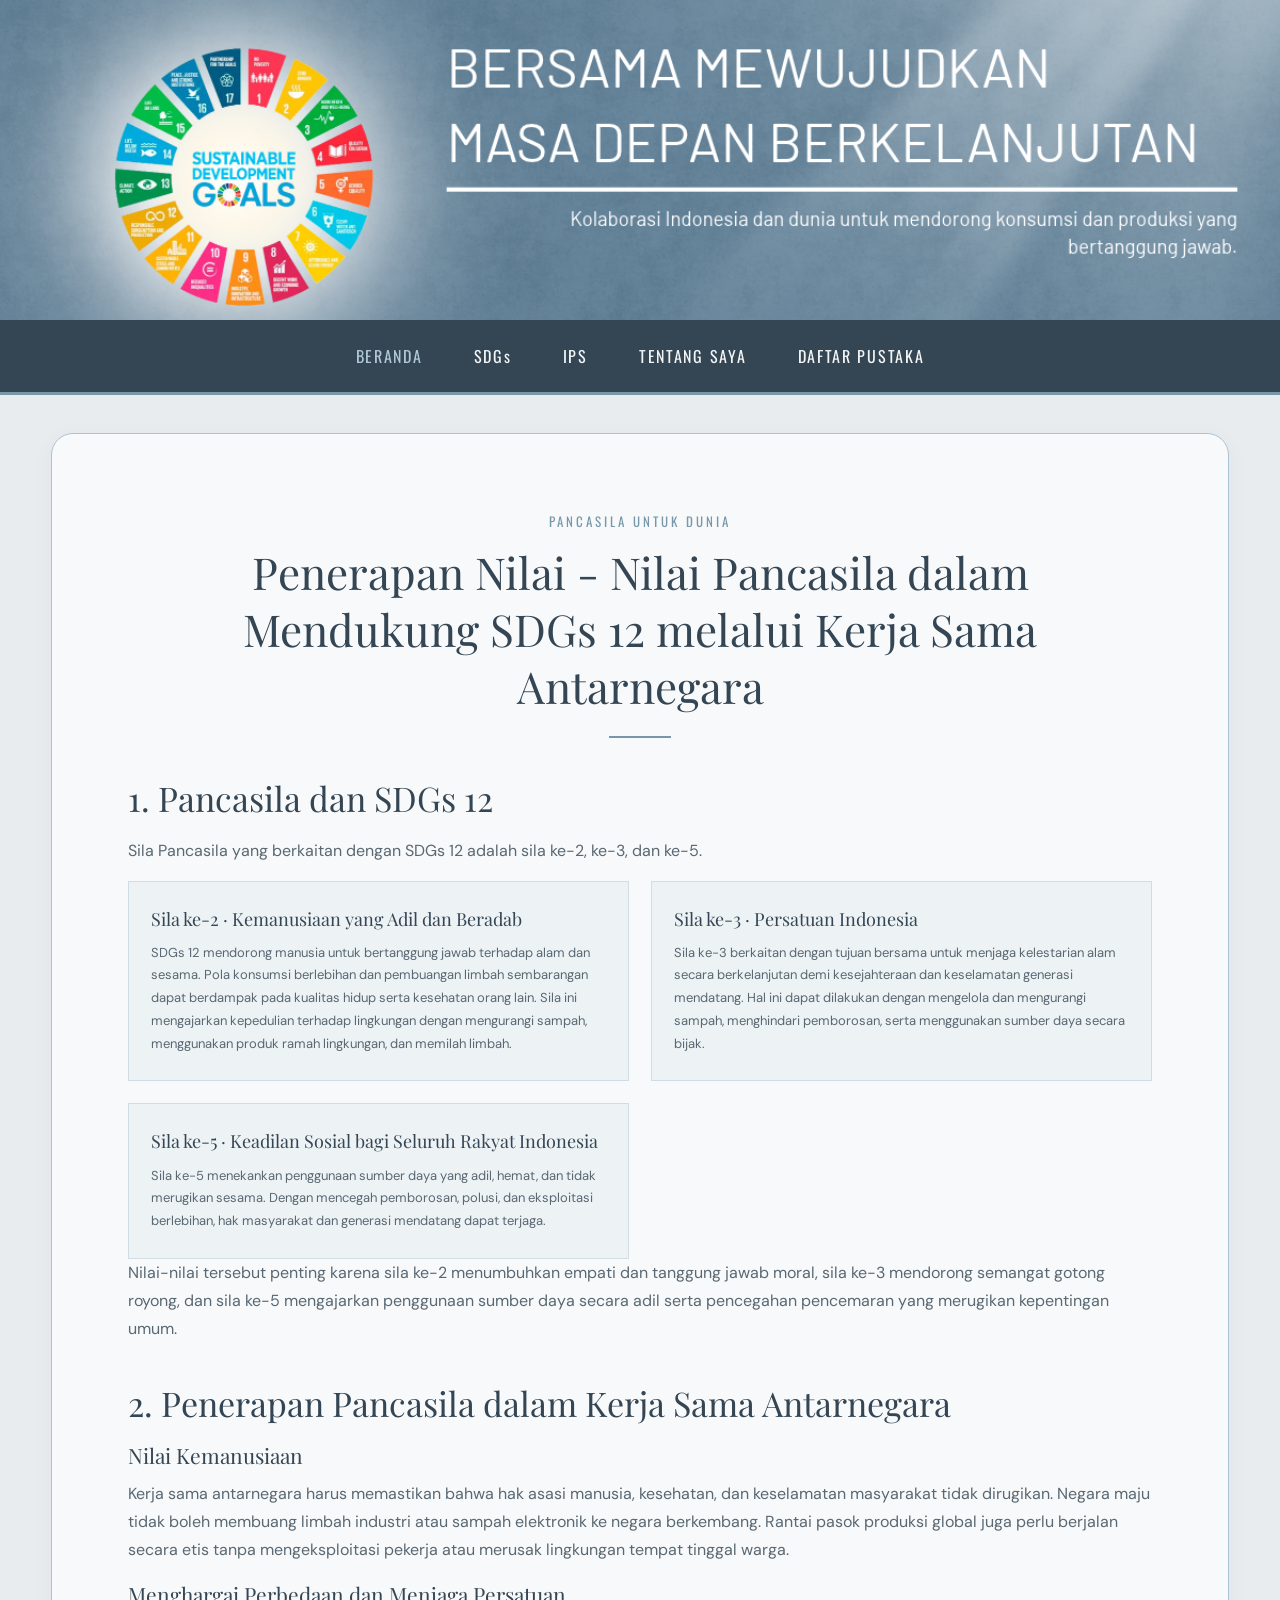
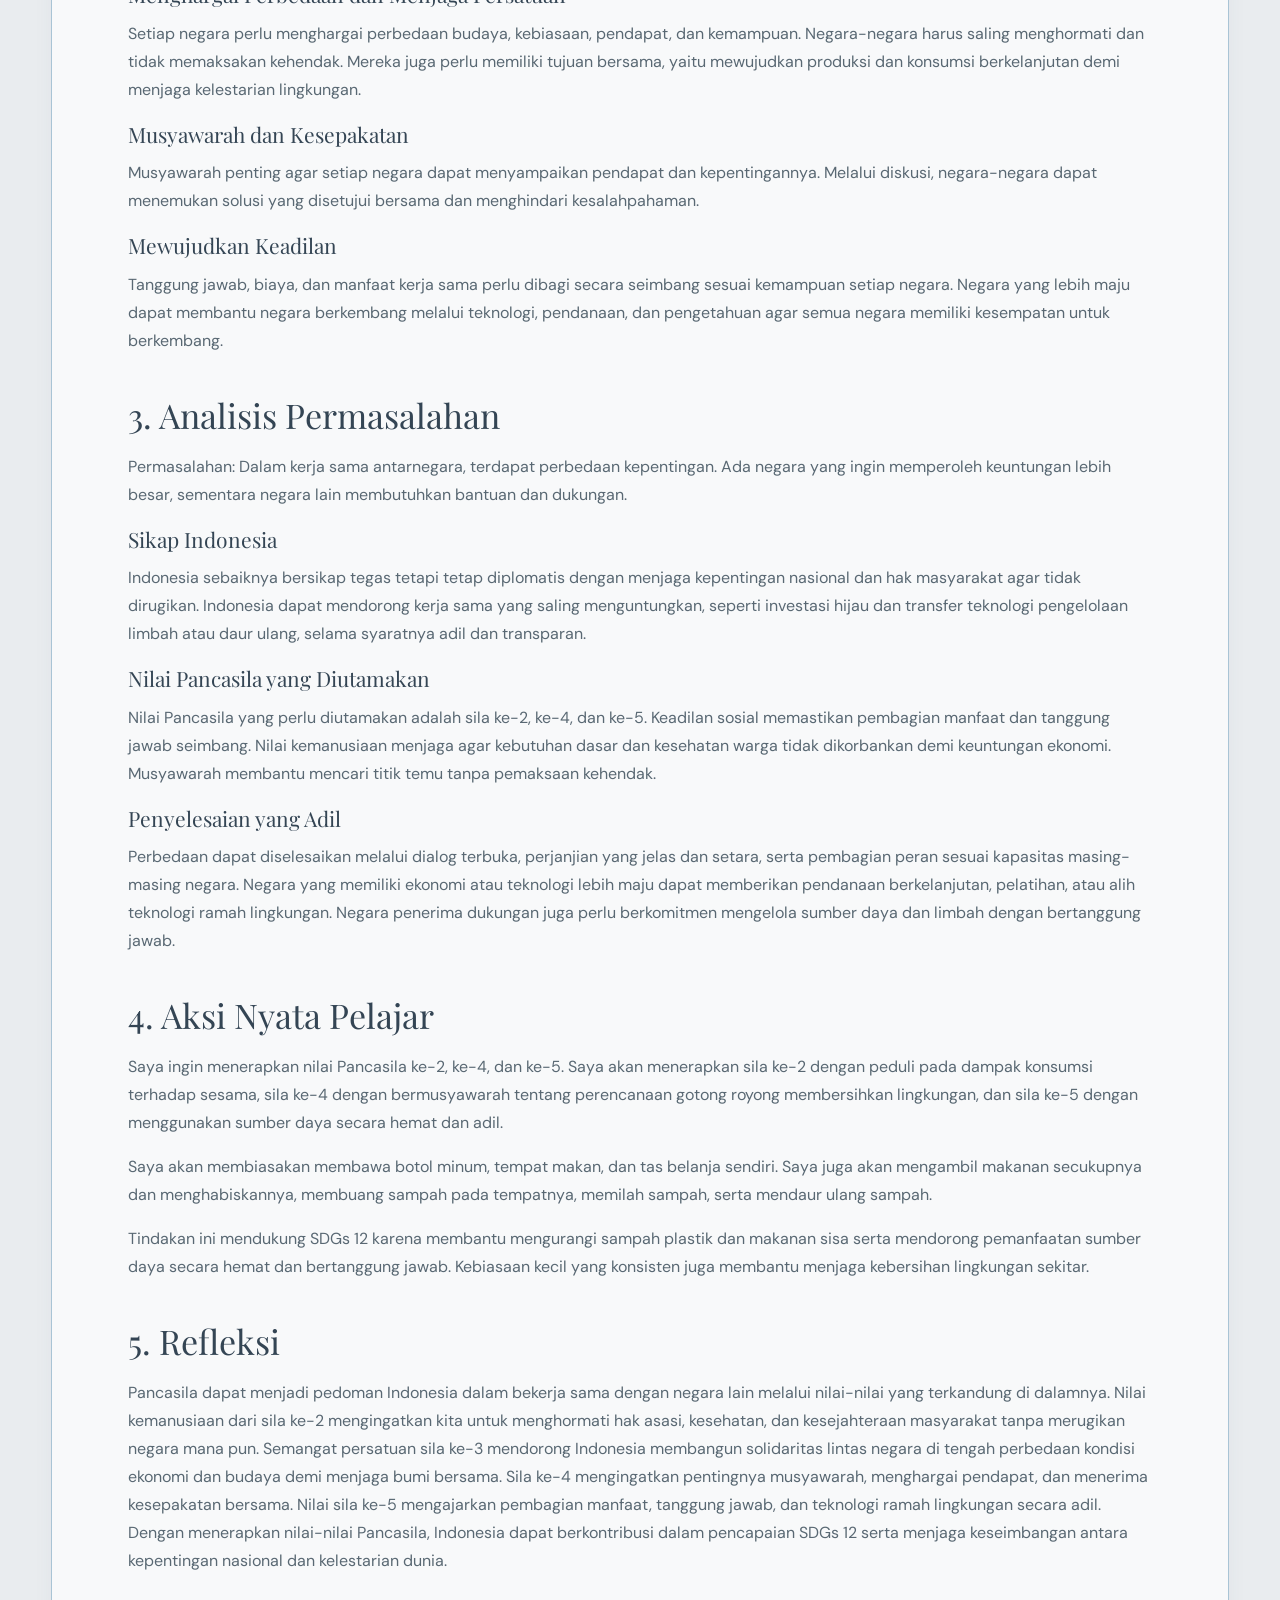
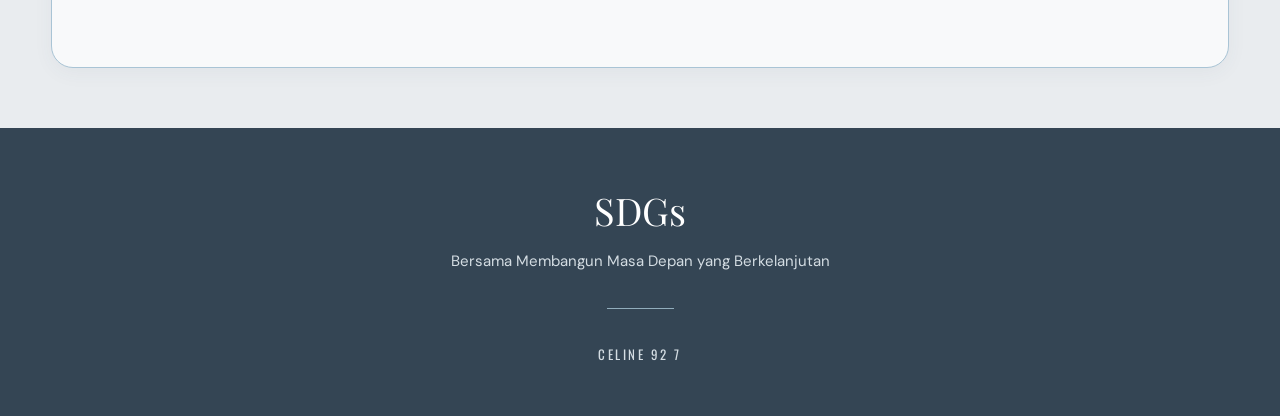
<file: pancasila.html>
<!DOCTYPE html>
<html lang="id">

<head>
    <meta charset="UTF-8">
    <meta name="viewport" content="width=device-width, initial-scale=1.0">

    <title>Pancasila | SDGs di Sekitarku</title>

    <link rel="stylesheet" href="style.css">
</head>

<body>

    <header class="header">
        <img src="Header.png" alt="Header website SDGs di Sekitarku">
    </header>





    <nav class="navbar">
    <ul>

        <li>
            <a href="home.html" target="website-content" class="active">BERANDA</a>
        </li>

        <li class="dropdown">
            <a href="#" aria-haspopup="true">SDGs</a>

            <ul class="dropdown-menu">
                <li><a href="sdgs.html" target="website-content">SDGs Pilihan</a></li>
                <li><a href="permasalahan.html" target="website-content">Permasalahan</a></li>
                <li><a href="kerjasama.html" target="website-content">Kerja Sama</a></li>
                <li><a href="pancasila.html" target="website-content">Pancasila</a></li>
            </ul>
        </li>

        <li>
            <a href="ips.html" target="website-content">IPS</a>
        </li>

        <li>
            <a href="ttg.html" target="website-content">TENTANG SAYA</a>
        </li>

        <li>
            <a href="dftr.html" target="website-content">DAFTAR PUSTAKA</a>
        </li>

    </ul>
</nav>







<main>

        <section class="page-panel">


            <div class="page-heading">

                <div class="eyebrow">
                    Pancasila untuk Dunia
                </div>

                <h1>
                    Penerapan Nilai - Nilai Pancasila dalam Mendukung SDGs 12
                    melalui Kerja Sama Antarnegara
                </h1>

                <div class="rule"></div>


            </div>


            <h2 class="section-title">
                1. Pancasila dan SDGs 12
            </h2>

            <p>
                Sila Pancasila yang berkaitan dengan SDGs 12 adalah
                sila ke-2, ke-3, dan ke-5.
            </p>

            <div class="two-column">

                <article class="card">
                    <h3>
                        Sila ke-2 · Kemanusiaan yang Adil dan Beradab
                    </h3>

                    <p>
                        SDGs 12 mendorong manusia untuk bertanggung jawab
                        terhadap alam dan sesama. Pola konsumsi berlebihan
                        dan pembuangan limbah sembarangan dapat berdampak
                        pada kualitas hidup serta kesehatan orang lain.
                        Sila ini mengajarkan kepedulian terhadap lingkungan
                        dengan mengurangi sampah, menggunakan produk ramah
                        lingkungan, dan memilah limbah.
                    </p>
                </article>


                <article class="card">
                    <h3>
                        Sila ke-3 · Persatuan Indonesia
                    </h3>

                    <p>
                        Sila ke-3 berkaitan dengan tujuan bersama untuk
                        menjaga kelestarian alam secara berkelanjutan demi
                        kesejahteraan dan keselamatan generasi mendatang.
                        Hal ini dapat dilakukan dengan mengelola dan
                        mengurangi sampah, menghindari pemborosan,
                        serta menggunakan sumber daya secara bijak.
                    </p>
                </article>


                <article class="card">
                    <h3>
                        Sila ke-5 · Keadilan Sosial bagi Seluruh Rakyat Indonesia
                    </h3>

                    <p>
                        Sila ke-5 menekankan penggunaan sumber daya yang
                        adil, hemat, dan tidak merugikan sesama. Dengan
                        mencegah pemborosan, polusi, dan eksploitasi
                        berlebihan, hak masyarakat dan generasi mendatang
                        dapat terjaga.
                    </p>
                </article>

            </div>

            <p>
                Nilai-nilai tersebut penting karena sila ke-2 menumbuhkan
                empati dan tanggung jawab moral, sila ke-3 mendorong
                semangat gotong royong, dan sila ke-5 mengajarkan
                penggunaan sumber daya secara adil serta pencegahan
                pencemaran yang merugikan kepentingan umum.
            </p>




            <h2 class="section-title">
                2. Penerapan Pancasila dalam Kerja Sama Antarnegara
            </h2>

            <h3>
                Nilai Kemanusiaan
            </h3>

            <p>
                Kerja sama antarnegara harus memastikan bahwa hak asasi
                manusia, kesehatan, dan keselamatan masyarakat tidak
                dirugikan. Negara maju tidak boleh membuang limbah
                industri atau sampah elektronik ke negara berkembang.
                Rantai pasok produksi global juga perlu berjalan secara
                etis tanpa mengeksploitasi pekerja atau merusak lingkungan
                tempat tinggal warga.
            </p>


            <h3>
                Menghargai Perbedaan dan Menjaga Persatuan
            </h3>

            <p>
                Setiap negara perlu menghargai perbedaan budaya,
                kebiasaan, pendapat, dan kemampuan. Negara-negara harus
                saling menghormati dan tidak memaksakan kehendak.
                Mereka juga perlu memiliki tujuan bersama, yaitu
                mewujudkan produksi dan konsumsi berkelanjutan demi
                menjaga kelestarian lingkungan.
            </p>


            <h3>
                Musyawarah dan Kesepakatan
            </h3>

            <p>
                Musyawarah penting agar setiap negara dapat menyampaikan
                pendapat dan kepentingannya. Melalui diskusi, negara-negara
                dapat menemukan solusi yang disetujui bersama dan
                menghindari kesalahpahaman.
            </p>


            <h3>
                Mewujudkan Keadilan
            </h3>

            <p>
                Tanggung jawab, biaya, dan manfaat kerja sama perlu dibagi
                secara seimbang sesuai kemampuan setiap negara. Negara
                yang lebih maju dapat membantu negara berkembang melalui
                teknologi, pendanaan, dan pengetahuan agar semua negara
                memiliki kesempatan untuk berkembang.
            </p>



            <h2 class="section-title">
                3. Analisis Permasalahan
            </h2>

            <p>
                Permasalahan: Dalam kerja sama antarnegara, terdapat perbedaan
                kepentingan. Ada negara yang ingin memperoleh keuntungan
                lebih besar, sementara negara lain membutuhkan bantuan
                dan dukungan.
            </p>


            <h3>
                Sikap Indonesia
            </h3>

            <p>
                Indonesia sebaiknya bersikap tegas tetapi tetap diplomatis
                dengan menjaga kepentingan nasional dan hak masyarakat
                agar tidak dirugikan. Indonesia dapat mendorong kerja sama
                yang saling menguntungkan, seperti investasi hijau dan
                transfer teknologi pengelolaan limbah atau daur ulang,
                selama syaratnya adil dan transparan.
            </p>


            <h3>
                Nilai Pancasila yang Diutamakan
            </h3>

            <p>
                Nilai Pancasila yang perlu diutamakan adalah sila ke-2,
                ke-4, dan ke-5. Keadilan sosial memastikan pembagian
                manfaat dan tanggung jawab seimbang. Nilai kemanusiaan
                menjaga agar kebutuhan dasar dan kesehatan warga tidak
                dikorbankan demi keuntungan ekonomi. Musyawarah membantu
                mencari titik temu tanpa pemaksaan kehendak.
            </p>


            <h3>
                Penyelesaian yang Adil
            </h3>

            <p>
                Perbedaan dapat diselesaikan melalui dialog terbuka,
                perjanjian yang jelas dan setara, serta pembagian peran
                sesuai kapasitas masing-masing negara. Negara yang
                memiliki ekonomi atau teknologi lebih maju dapat
                memberikan pendanaan berkelanjutan, pelatihan, atau
                alih teknologi ramah lingkungan. Negara penerima
                dukungan juga perlu berkomitmen mengelola sumber daya
                dan limbah dengan bertanggung jawab.
            </p>




            <h2 class="section-title">
                4. Aksi Nyata Pelajar
            </h2>

            <p>
                Saya ingin menerapkan nilai Pancasila ke-2, ke-4,
                dan ke-5. Saya akan menerapkan sila ke-2 dengan peduli
                pada dampak konsumsi terhadap sesama, sila ke-4 dengan
                bermusyawarah tentang perencanaan gotong royong
                membersihkan lingkungan, dan sila ke-5 dengan
                menggunakan sumber daya secara hemat dan adil.
            </p>

            <p>
                Saya akan membiasakan membawa botol minum, tempat makan,
                dan tas belanja sendiri. Saya juga akan mengambil
                makanan secukupnya dan menghabiskannya, membuang sampah
                pada tempatnya, memilah sampah, serta mendaur ulang sampah.
            </p>

            <p>
                Tindakan ini mendukung SDGs 12 karena membantu mengurangi
                sampah plastik dan makanan sisa serta mendorong pemanfaatan
                sumber daya secara hemat dan bertanggung jawab. Kebiasaan
                kecil yang konsisten juga membantu menjaga kebersihan
                lingkungan sekitar.
            </p>




            <h2 class="section-title">
                5. Refleksi
            </h2>

            <p>
                Pancasila dapat menjadi pedoman Indonesia dalam bekerja
                sama dengan negara lain melalui nilai-nilai yang
                terkandung di dalamnya. Nilai kemanusiaan dari sila ke-2
                mengingatkan kita untuk menghormati hak asasi, kesehatan,
                dan kesejahteraan masyarakat tanpa merugikan negara mana
                pun. Semangat persatuan sila ke-3 mendorong Indonesia
                membangun solidaritas lintas negara di tengah perbedaan
                kondisi ekonomi dan budaya demi menjaga bumi bersama.
                Sila ke-4 mengingatkan pentingnya musyawarah, menghargai
                pendapat, dan menerima kesepakatan bersama. Nilai sila
                ke-5 mengajarkan pembagian manfaat, tanggung jawab, dan
                teknologi ramah lingkungan secara adil. Dengan menerapkan
                nilai-nilai Pancasila, Indonesia dapat berkontribusi
                dalam pencapaian SDGs 12 serta menjaga keseimbangan
                antara kepentingan nasional dan kelestarian dunia.
            </p>

        </section>

    </main>



    <footer>

        <div class="footer-title">
            SDGs
        </div>

        <p>
            Bersama Membangun Masa Depan yang Berkelanjutan
        </p>

        <div class="footer-rule"></div>

        <div class="copyright">
            CELINE 92 7
        </div>

    </footer>

</body>
</html>
</file>
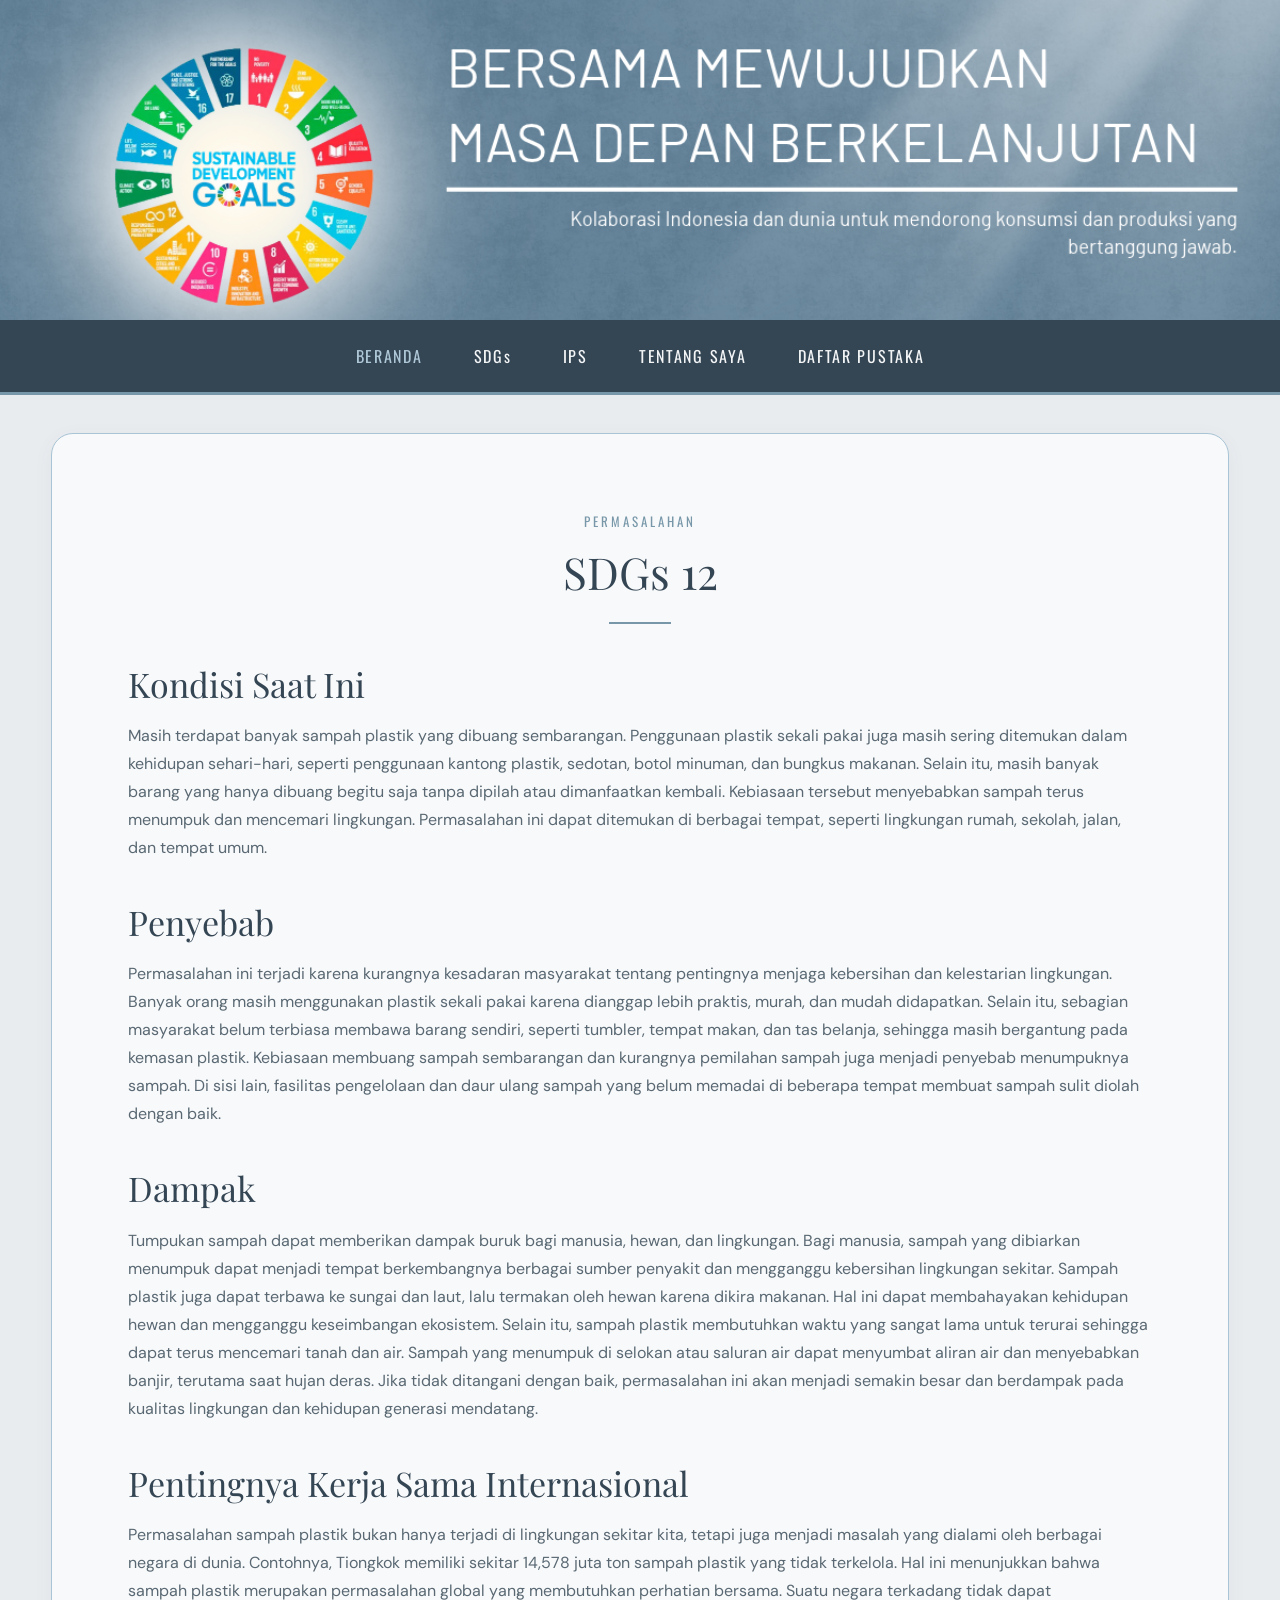
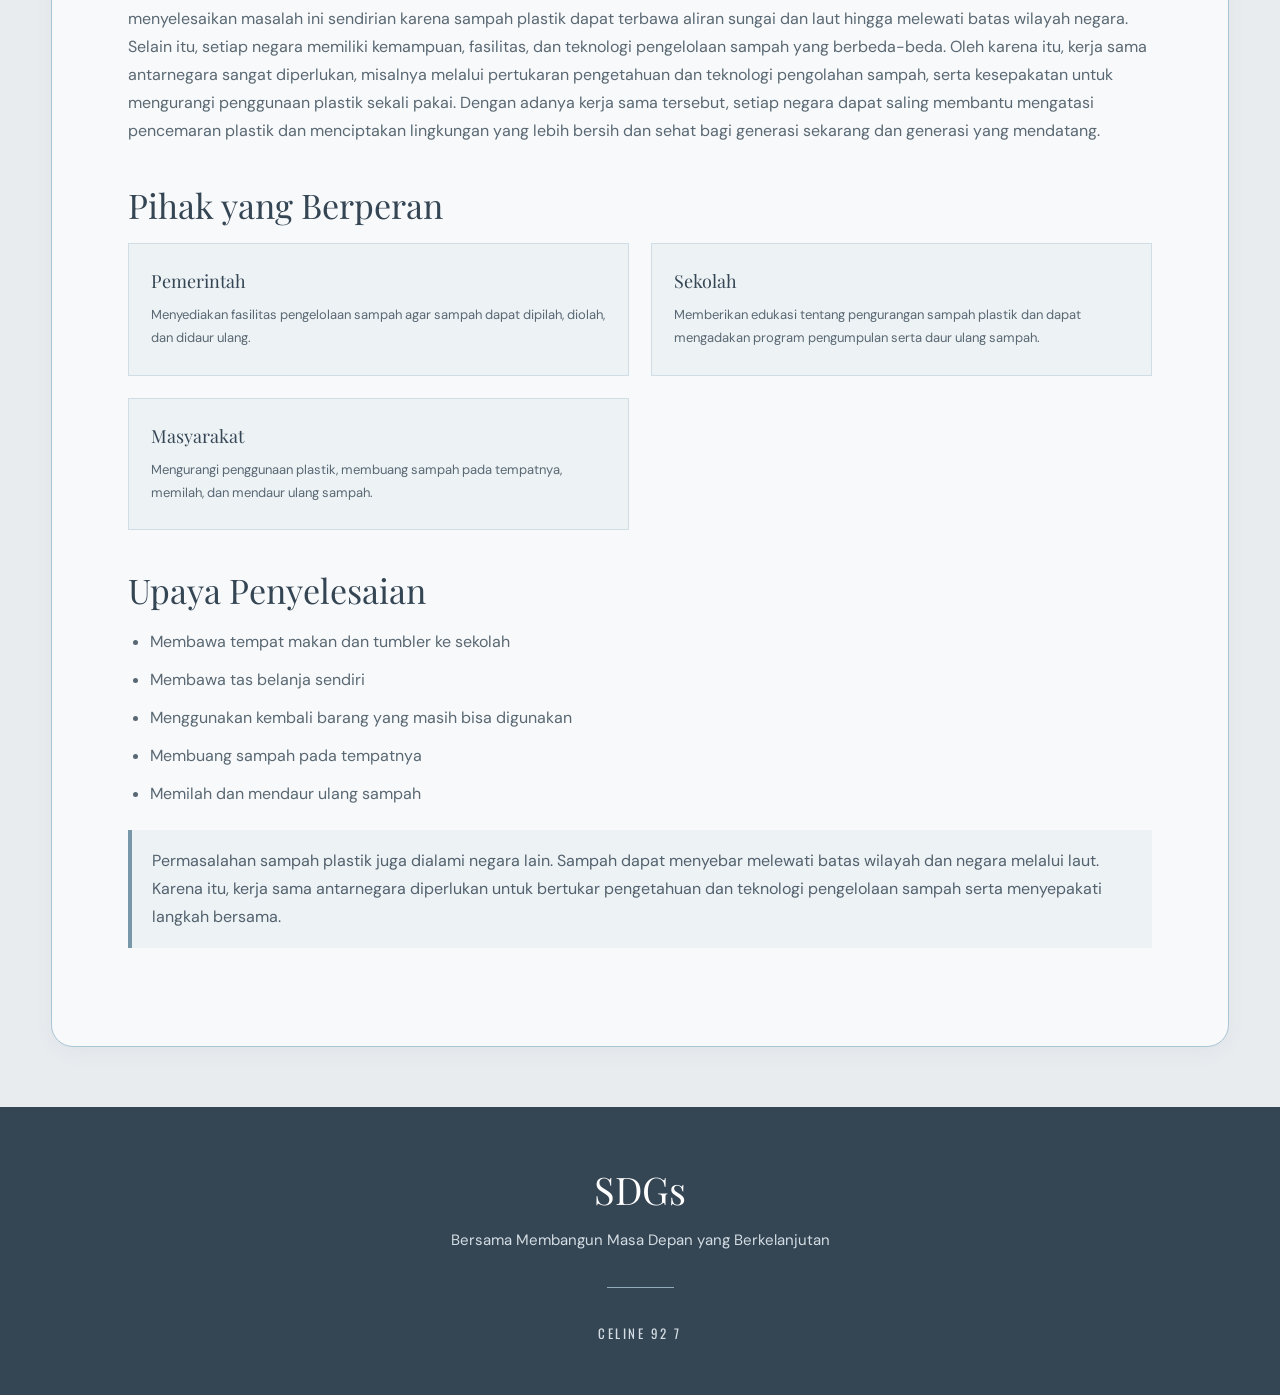
<file: permasalahan.html>
<!DOCTYPE html>
<html lang="id">

<head>
    <meta charset="UTF-8">
    <meta name="viewport" content="width=device-width, initial-scale=1.0">

    <title>Permasalahan </title>

    <link rel="stylesheet" href="style.css">
</head>

<body>


    <header class="header">
        <img src="Header.png" alt="Header">
    </header>






    <nav class="navbar">
    <ul>

        <li>
            <a href="home.html" target="website-content" class="active">BERANDA</a>
        </li>

        <li class="dropdown">
            <a href="#" aria-haspopup="true">SDGs</a>

            <ul class="dropdown-menu">
                <li><a href="sdgs.html" target="website-content">SDGs Pilihan</a></li>
                <li><a href="permasalahan.html" target="website-content">Permasalahan</a></li>
                <li><a href="kerjasama.html" target="website-content">Kerja Sama</a></li>
                <li><a href="pancasila.html" target="website-content">Pancasila</a></li>
            </ul>
        </li>

        <li>
            <a href="ips.html" target="website-content">IPS</a>
        </li>

        <li>
            <a href="ttg.html" target="website-content">TENTANG SAYA</a>
        </li>

        <li>
            <a href="dftr.html" target="website-content">DAFTAR PUSTAKA</a>
        </li>

    </ul>
</nav>






    <main>

        <section class="page-panel">


            <div class="page-heading">

                <div class="eyebrow">
                    Permasalahan
                </div>

                <h1>
                    SDGs 12
                </h1>

                <div class="rule"></div>

            </div>



            <h2 class="section-title">Kondisi Saat Ini</h2>

            <p>
                Masih terdapat banyak sampah plastik yang dibuang sembarangan.
                Penggunaan plastik sekali pakai juga masih sering ditemukan
                dalam kehidupan sehari-hari, seperti penggunaan kantong plastik,
                sedotan, botol minuman, dan bungkus makanan. Selain itu, masih
                banyak barang yang hanya dibuang begitu saja tanpa dipilah atau
                dimanfaatkan kembali. Kebiasaan tersebut menyebabkan sampah terus
                menumpuk dan mencemari lingkungan. Permasalahan ini dapat ditemukan
                di berbagai tempat, seperti lingkungan rumah, sekolah, jalan, dan tempat umum.
            </p>



            <h2 class="section-title">Penyebab</h2>

            <p>
                Permasalahan ini terjadi karena kurangnya kesadaran masyarakat
                tentang pentingnya menjaga kebersihan dan kelestarian lingkungan.
                Banyak orang masih menggunakan plastik sekali pakai karena dianggap
                lebih praktis, murah, dan mudah didapatkan. Selain itu, sebagian
                masyarakat belum terbiasa membawa barang sendiri, seperti tumbler,
                tempat makan, dan tas belanja, sehingga masih bergantung pada kemasan
                plastik. Kebiasaan membuang sampah sembarangan dan kurangnya pemilahan
                sampah juga menjadi penyebab menumpuknya sampah. Di sisi lain, fasilitas
                pengelolaan dan daur ulang sampah yang belum memadai di beberapa tempat
                membuat sampah sulit diolah dengan baik.
            </p>


            <h2 class="section-title">Dampak</h2>

            <p>
                Tumpukan sampah dapat memberikan dampak buruk bagi manusia, hewan, dan lingkungan.
                Bagi manusia, sampah yang dibiarkan menumpuk dapat menjadi tempat berkembangnya
                berbagai sumber penyakit dan mengganggu kebersihan lingkungan sekitar. Sampah plastik
                juga dapat terbawa ke sungai dan laut, lalu termakan oleh hewan karena dikira makanan.
                Hal ini dapat membahayakan kehidupan hewan dan mengganggu keseimbangan ekosistem.
                Selain itu, sampah plastik membutuhkan waktu yang sangat lama untuk terurai sehingga
                dapat terus mencemari tanah dan air. Sampah yang menumpuk di selokan atau saluran air
                dapat menyumbat aliran air dan menyebabkan banjir, terutama saat hujan deras. Jika tidak
                ditangani dengan baik, permasalahan ini akan menjadi semakin besar dan berdampak pada
                kualitas lingkungan dan kehidupan generasi mendatang.
            </p>


            <h2 class="section-title">Pentingnya Kerja Sama Internasional</h2>

            <p>
                Permasalahan sampah plastik bukan hanya terjadi di lingkungan sekitar kita,
                tetapi juga menjadi masalah yang dialami oleh berbagai negara di dunia.
                Contohnya, Tiongkok memiliki sekitar 14,578 juta ton sampah plastik yang tidak
                terkelola. Hal ini menunjukkan bahwa sampah plastik merupakan permasalahan
                global yang membutuhkan perhatian bersama. Suatu negara terkadang tidak dapat
                menyelesaikan masalah ini sendirian karena sampah plastik dapat terbawa aliran
                sungai dan laut hingga melewati batas wilayah negara. Selain itu, setiap negara
                memiliki kemampuan, fasilitas, dan teknologi pengelolaan sampah yang berbeda-beda.
                Oleh karena itu, kerja sama antarnegara sangat diperlukan, misalnya melalui
                pertukaran pengetahuan dan teknologi pengolahan sampah, serta kesepakatan untuk
                mengurangi penggunaan plastik sekali pakai. Dengan adanya kerja sama tersebut,
                setiap negara dapat saling membantu mengatasi pencemaran plastik dan menciptakan
                lingkungan yang lebih bersih dan sehat bagi generasi sekarang dan generasi yang
                mendatang.
            </p>


            
            <h2 class="section-title">Pihak yang Berperan</h2>

            <div class="two-column">

                <article class="card">
                    <h3>Pemerintah</h3>

                    <p>
                        Menyediakan fasilitas pengelolaan sampah agar sampah
                        dapat dipilah, diolah, dan didaur ulang.
                    </p>
                </article>

                <article class="card">
                    <h3>Sekolah</h3>

                    <p>
                        Memberikan edukasi tentang pengurangan sampah plastik
                        dan dapat mengadakan program pengumpulan serta daur
                        ulang sampah.
                    </p>
                </article>

                <article class="card">
                    <h3>Masyarakat</h3>

                    <p>
                        Mengurangi penggunaan plastik, membuang sampah pada
                        tempatnya, memilah, dan mendaur ulang sampah.
                    </p>
                </article>

            </div>


            
            <h2 class="section-title">Upaya Penyelesaian</h2>

            <ul class="list-clean">
                <li>Membawa tempat makan dan tumbler ke sekolah</li>
                <li>Membawa tas belanja sendiri</li>
                <li>Menggunakan kembali barang yang masih bisa digunakan</li>
                <li>Membuang sampah pada tempatnya</li>
                <li>Memilah dan mendaur ulang sampah</li>
            </ul>


            
            <div class="note">
                Permasalahan sampah plastik juga dialami negara lain.
                Sampah dapat menyebar melewati batas wilayah dan negara
                melalui laut. Karena itu, kerja sama antarnegara diperlukan
                untuk bertukar pengetahuan dan teknologi pengelolaan sampah
                serta menyepakati langkah bersama.
            </div>

        </section>

    </main>


    <!-- FOOTER -->
    <footer>

        <div class="footer-title">
            SDGs
        </div>

        <p>
            Bersama Membangun Masa Depan yang Berkelanjutan
        </p>

        <div class="footer-rule"></div>

        <div class="copyright">
            CELINE 92 7
        </div>

    </footer>

</body>
</html>
</file>
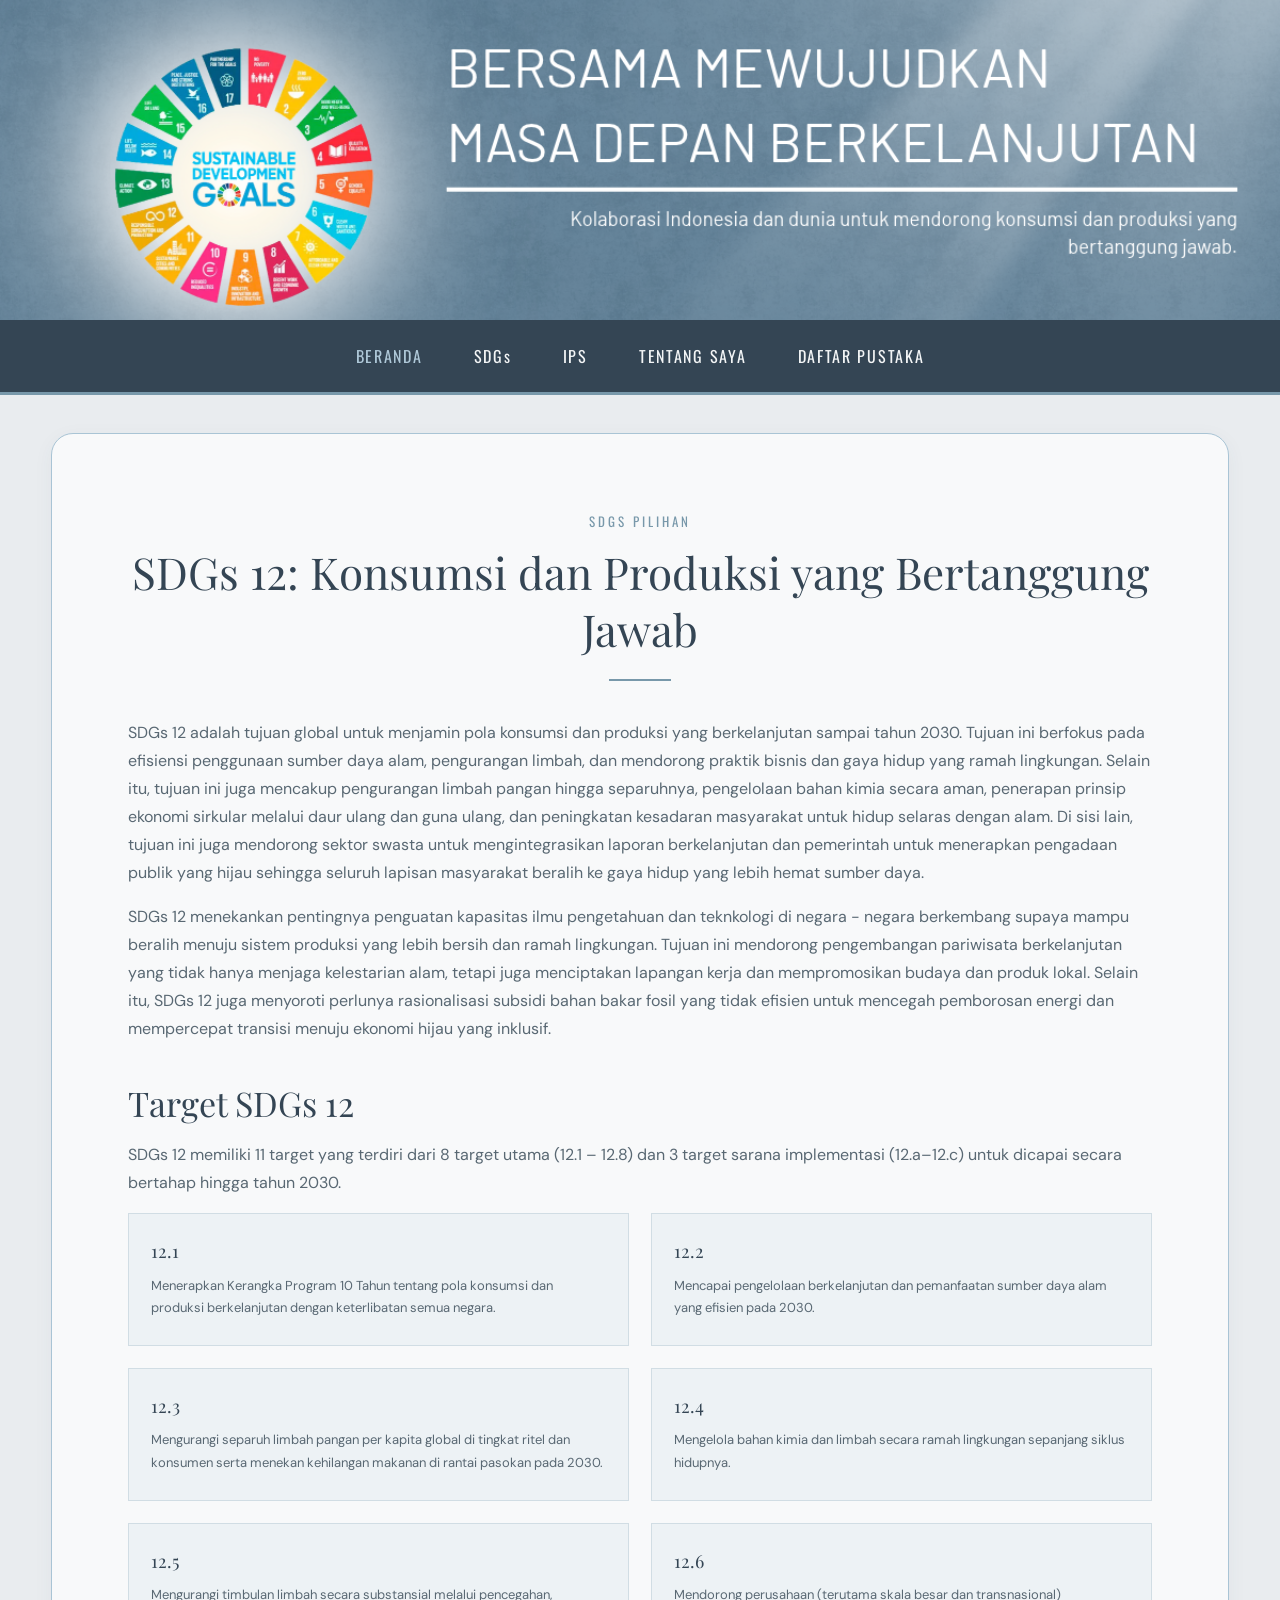
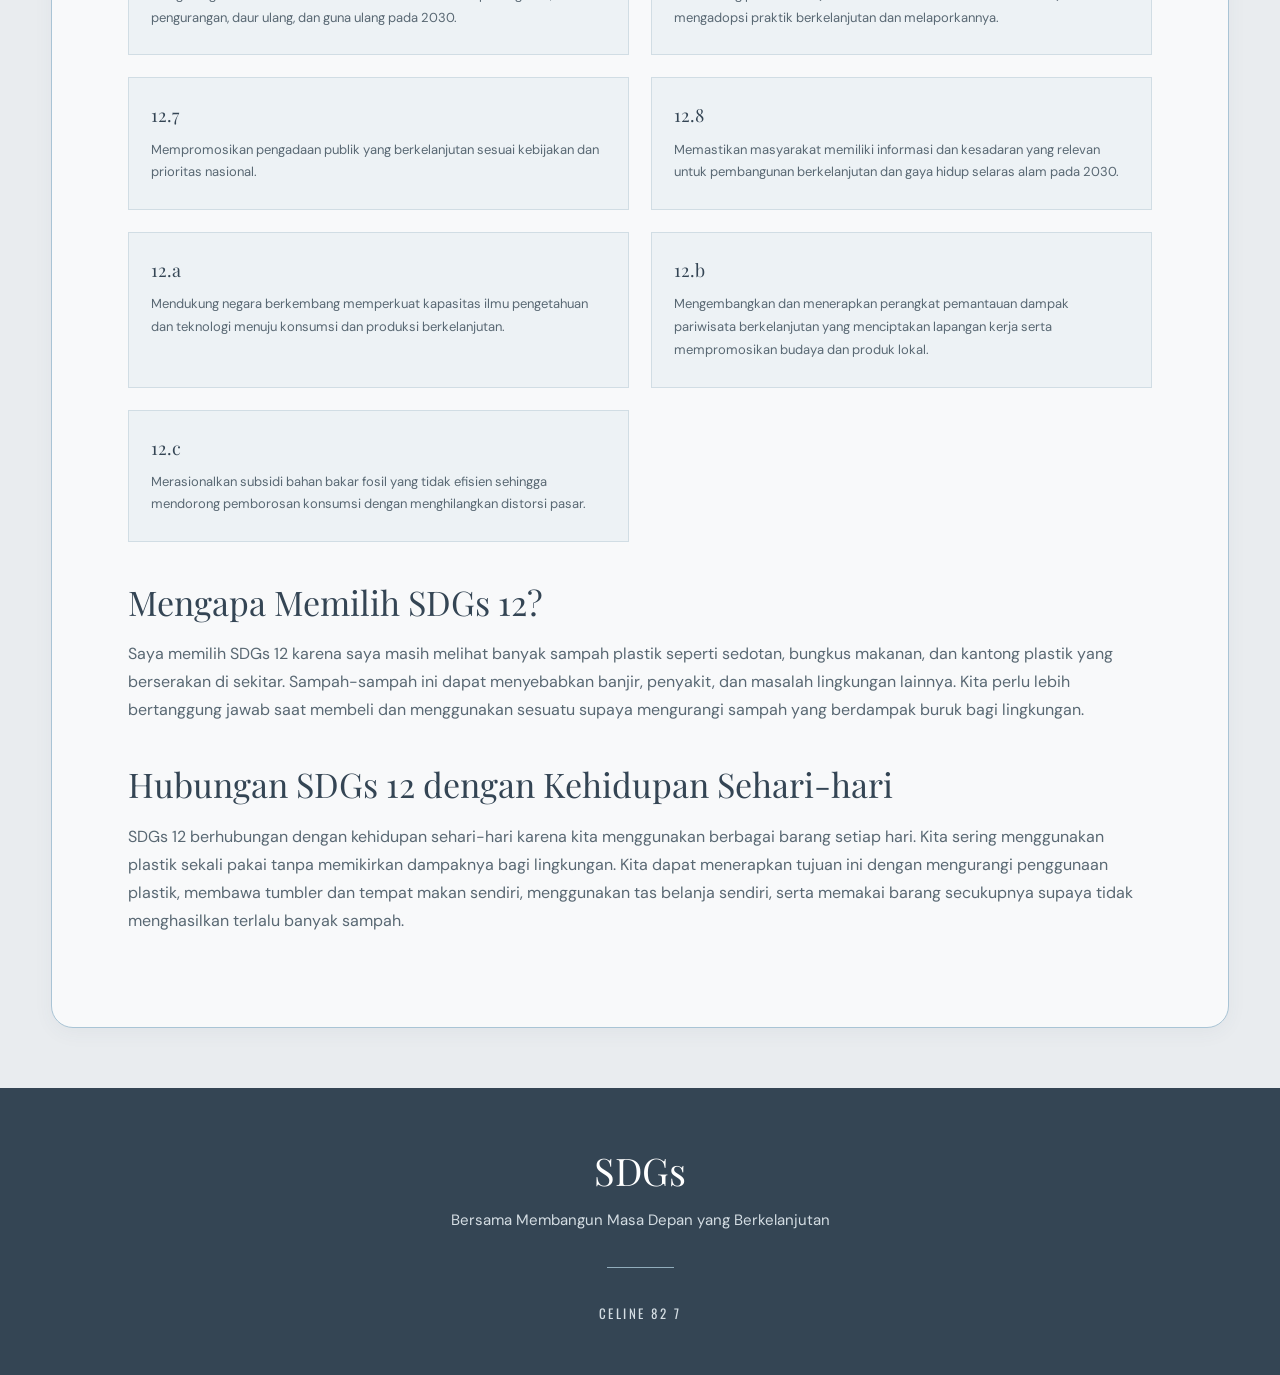
<file: sdgs.html>
<!DOCTYPE html>
<html lang="id">

<head>
    <meta charset="UTF-8">
    <meta name="viewport" content="width=device-width, initial-scale=1.0">

    <title>SDGs Pilihan</title>


    <link rel="stylesheet" href="style.css">
</head>

<body>


    <header class="header">
        <img src="Header.png" alt="Header">
    </header>





    <nav class="navbar">
    <ul>

        <li>
            <a href="home.html" target="website-content" class="active">BERANDA</a>
        </li>

        <li class="dropdown">
            <a href="#" aria-haspopup="true">SDGs</a>

            <ul class="dropdown-menu">
                <li><a href="sdgs.html" target="website-content">SDGs Pilihan</a></li>
                <li><a href="permasalahan.html" target="website-content">Permasalahan</a></li>
                <li><a href="kerjasama.html" target="website-content">Kerja Sama</a></li>
                <li><a href="pancasila.html" target="website-content">Pancasila</a></li>
            </ul>
        </li>

        <li>
            <a href="ips.html" target="website-content">IPS</a>
        </li>

        <li>
            <a href="ttg.html" target="website-content">TENTANG SAYA</a>
        </li>

        <li>
            <a href="dftr.html" target="website-content">DAFTAR PUSTAKA</a>
        </li>

    </ul>
</nav>



    <main>

        <section class="page-panel">


            <div class="page-heading">

                <div class="eyebrow">
                    SDGs Pilihan
                </div>

                <h1>
                    SDGs 12: Konsumsi dan Produksi yang Bertanggung Jawab
                </h1>

                <div class="rule"></div>

            </div>


            <p>
                SDGs 12 adalah tujuan global untuk menjamin pola konsumsi dan produksi
                yang berkelanjutan sampai tahun 2030. Tujuan ini berfokus pada efisiensi
                penggunaan sumber daya alam, pengurangan limbah, dan mendorong praktik
                bisnis dan gaya hidup yang ramah lingkungan. Selain itu, tujuan ini juga
                mencakup pengurangan limbah pangan hingga separuhnya, pengelolaan bahan
                kimia secara aman, penerapan prinsip ekonomi sirkular melalui daur ulang
                dan guna ulang, dan peningkatan kesadaran masyarakat untuk hidup selaras
                dengan alam. Di sisi lain, tujuan ini juga mendorong sektor swasta untuk
                mengintegrasikan laporan berkelanjutan dan pemerintah untuk menerapkan
                pengadaan publik yang hijau sehingga seluruh lapisan masyarakat beralih
                ke gaya hidup yang lebih hemat sumber daya.
            </p>

            <p>
                SDGs 12 menekankan pentingnya penguatan kapasitas ilmu pengetahuan dan
                teknkologi di negara - negara berkembang supaya mampu beralih menuju
                sistem produksi yang lebih bersih dan ramah lingkungan. Tujuan ini
                mendorong pengembangan pariwisata berkelanjutan yang tidak hanya menjaga
                kelestarian alam, tetapi juga menciptakan lapangan kerja dan mempromosikan
                budaya dan produk lokal. Selain itu, SDGs 12 juga menyoroti perlunya
                rasionalisasi subsidi bahan bakar fosil yang tidak efisien untuk mencegah
                pemborosan energi dan mempercepat transisi menuju ekonomi hijau yang inklusif.
            </p>



            <h2 class="section-title">
                Target SDGs 12
            </h2>

            <p>
                SDGs 12 memiliki 11 target yang terdiri dari 8 target utama (12.1 – 12.8)
                dan 3 target sarana implementasi (12.a–12.c) untuk dicapai secara bertahap
                hingga tahun 2030.
            </p>

            <div class="two-column">

                <article class="card">

                    <h3>12.1</h3>

                    <p>
                        Menerapkan Kerangka Program 10 Tahun tentang pola konsumsi dan
                        produksi berkelanjutan dengan keterlibatan semua negara.
                    </p>

                </article>


                <article class="card">

                    <h3>12.2</h3>

                    <p>
                        Mencapai pengelolaan berkelanjutan dan pemanfaatan sumber
                        daya alam yang efisien pada 2030.
                    </p>

                </article>


                <article class="card">

                    <h3>12.3</h3>

                    <p>
                        Mengurangi separuh limbah pangan per kapita
                        global di tingkat ritel dan konsumen serta menekan
                        kehilangan makanan di rantai pasokan pada 2030.
                    </p>

                </article>


                <article class="card">

                    <h3>12.4</h3>

                    <p>
                        Mengelola bahan kimia dan limbah secara ramah lingkungan
                        sepanjang siklus hidupnya.
                    </p>

                </article>

                <article class="card">

                    <h3>12.5</h3>

                    <p>
                        Mengurangi timbulan limbah secara substansial melalui pencegahan,
                        pengurangan, daur ulang, dan guna ulang pada 2030.
                    </p>

                </article>

                <article class="card">

                    <h3>12.6</h3>

                    <p>
                        Mendorong perusahaan (terutama skala besar dan transnasional)
                        mengadopsi praktik berkelanjutan dan melaporkannya.
                    </p>

                </article>


                <article class="card">

                    <h3>12.7</h3>

                    <p>
                        Mempromosikan pengadaan publik yang berkelanjutan sesuai
                        kebijakan dan prioritas nasional.
                    </p>

                </article>


                <article class="card">

                    <h3>12.8</h3>

                    <p>
                        Memastikan masyarakat memiliki informasi dan kesadaran
                        yang relevan untuk pembangunan berkelanjutan dan gaya
                        hidup selaras alam pada 2030.
                    </p>

                </article>


                <article class="card">

                    <h3>12.a</h3>

                    <p>
                        Mendukung negara berkembang memperkuat kapasitas
                        ilmu pengetahuan dan teknologi menuju konsumsi dan
                        produksi berkelanjutan.
                    </p>

                </article>


                <article class="card">

                    <h3>12.b</h3>

                    <p>
                        Mengembangkan dan menerapkan perangkat pemantauan dampak
                        pariwisata berkelanjutan yang menciptakan lapangan kerja
                        serta mempromosikan budaya dan produk lokal.
                    </p>

                </article>


                <article class="card">

                    <h3>12.c</h3>

                    <p>
                        Merasionalkan subsidi bahan bakar fosil yang
                        tidak efisien sehingga mendorong pemborosan konsumsi
                        dengan menghilangkan distorsi pasar.
                    </p>

                </article>


            </div>




            <h2 class="section-title">
                Mengapa Memilih SDGs 12?
            </h2>

            <p>
                Saya memilih SDGs 12 karena saya masih melihat banyak sampah plastik
                seperti sedotan, bungkus makanan, dan kantong plastik yang berserakan
                di sekitar. Sampah-sampah ini dapat menyebabkan banjir, penyakit,
                dan masalah lingkungan lainnya. Kita perlu lebih bertanggung jawab
                saat membeli dan menggunakan sesuatu supaya mengurangi sampah yang
                berdampak buruk bagi lingkungan.
            </p>



            <h2 class="section-title">
                Hubungan SDGs 12 dengan Kehidupan Sehari-hari
            </h2>

            <p>
                SDGs 12 berhubungan dengan kehidupan sehari-hari karena kita menggunakan
                berbagai barang setiap hari. Kita sering menggunakan plastik sekali
                pakai tanpa memikirkan dampaknya bagi lingkungan. Kita dapat menerapkan
                tujuan ini dengan mengurangi penggunaan plastik, membawa tumbler dan
                tempat makan sendiri, menggunakan tas belanja sendiri, serta memakai
                barang secukupnya supaya tidak menghasilkan terlalu banyak sampah.
            </p>





        </section>

    </main>



    <footer>

        <div class="footer-title">
            SDGs
        </div>

        <p>
            Bersama Membangun Masa Depan yang Berkelanjutan
        </p>

        <div class="footer-rule"></div>

        <div class="copyright">
            CELINE 82 7
        </div>

    </footer>

</body>
</html>
</file>
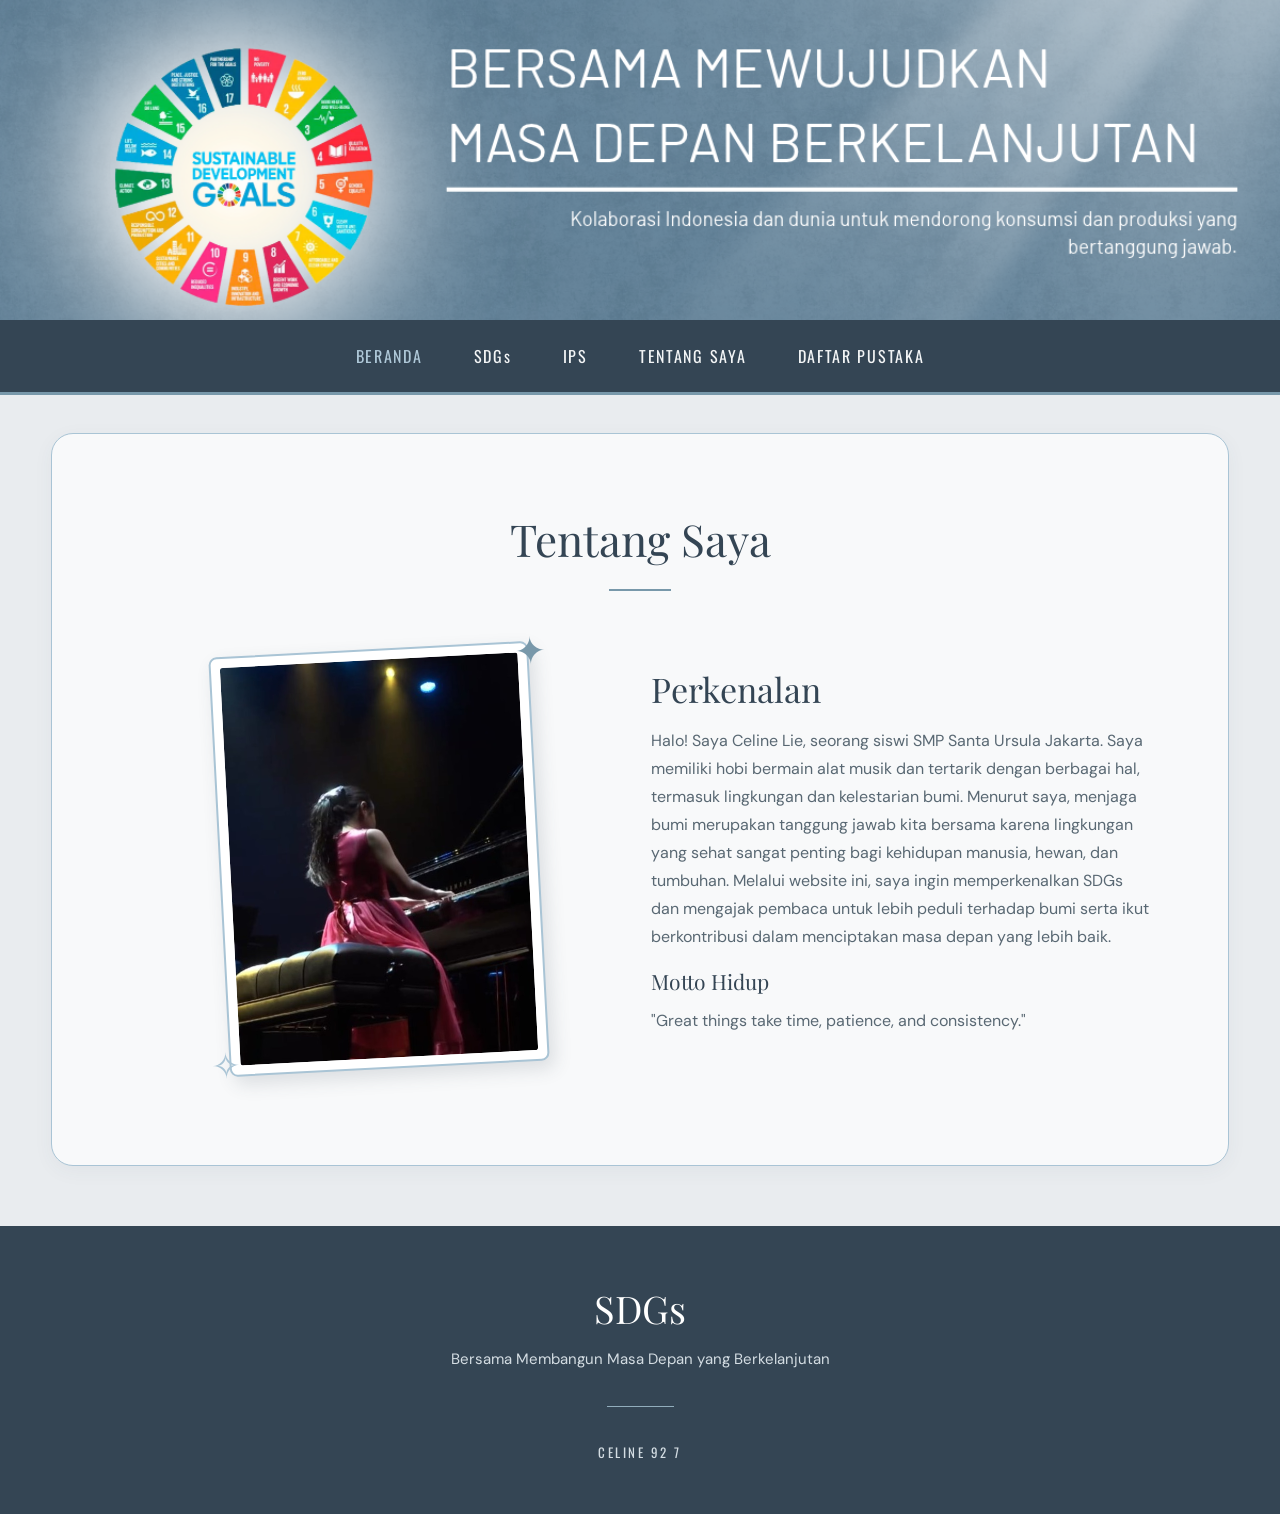
<file: ttg.html>
<!DOCTYPE html>
<html lang="id">

<head>
    <meta charset="UTF-8">
    <meta name="viewport" content="width=device-width, initial-scale=1.0">

    <title>Tentang Saya | SDGs di Sekitarku</title>

    <link rel="stylesheet" href="style.css">
</head>

<body>

    <header class="header">
        <img src="Header.png" alt="Header website SDGs di Sekitarku">
    </header>



    





    <nav class="navbar">
    <ul>

        <li>
            <a href="home.html" target="website-content" class="active">BERANDA</a>
        </li>

        <li class="dropdown">
            <a href="#" aria-haspopup="true">SDGs</a>

            <ul class="dropdown-menu">
                <li><a href="sdgs.html" target="website-content">SDGs Pilihan</a></li>
                <li><a href="permasalahan.html" target="website-content">Permasalahan</a></li>
                <li><a href="kerjasama.html" target="website-content">Kerja Sama</a></li>
                <li><a href="pancasila.html" target="website-content">Pancasila</a></li>
            </ul>
        </li>

        <li>
            <a href="ips.html" target="website-content">IPS</a>
        </li>

        <li>
            <a href="ttg.html" target="website-content">TENTANG SAYA</a>
        </li>

        <li>
            <a href="dftr.html" target="website-content">DAFTAR PUSTAKA</a>
        </li>

    </ul>
</nav>




    

    <main>

        <section class="page-panel">


            
            <div class="page-heading">
                

                <h1>
                    Tentang Saya
                </h1>

                <div class="rule"></div>

            </div>


            

 <div class="two-column">

    <div class="about-photo">
    <img src="apcs piano .jpeg" alt="Foto Celine">
</div>



    <div>

        <h2 class="section-title">
            Perkenalan
        </h2>

        <p>
            Halo! Saya Celine Lie, seorang siswi SMP Santa Ursula
            Jakarta. Saya memiliki hobi bermain alat musik dan
            tertarik dengan berbagai hal, termasuk lingkungan dan
            kelestarian bumi. Menurut saya, menjaga bumi merupakan
            tanggung jawab kita bersama karena lingkungan yang sehat
            sangat penting bagi kehidupan manusia, hewan, dan
            tumbuhan. Melalui website ini, saya ingin memperkenalkan
            SDGs dan mengajak pembaca untuk lebih peduli terhadap
            bumi serta ikut berkontribusi dalam menciptakan masa
            depan yang lebih baik.
        </p>


        <h3>
            Motto Hidup
        </h3>

        <p>
            "Great things take time, patience, and consistency."
        </p>

    </div>

</div>



        </section>

    </main>


    <footer>

        <div class="footer-title">
            SDGs
        </div>

        <p>
            Bersama Membangun Masa Depan yang Berkelanjutan
        </p>

        <div class="footer-rule"></div>

        <div class="copyright">
            CELINE 92 7
        </div>

    </footer>

</body>
</html>
</file>
<file: style.css>
@import url('https://fonts.googleapis.com/css2?family=DM+Sans:wght@300;400;500;600&family=Playfair+Display:wght@400;500;600&family=Oswald:wght@300;400&display=swap');

:root {
    --navy: #344554;
    --dark: #263642;
    --blue: #7898AA;
    --line: #A9C4D5;
    --paper: #F8F9FA;
    --page: #E9ECEF;
    --text: #303B46;
}





* {
    margin: 0;
    padding: 0;
    box-sizing: border-box;
}

html {
    scroll-behavior: smooth;
}

body {
    background: var(--page);
    color: var(--text);
    font-family: 'DM Sans', sans-serif;
    line-height: 1.75;
}

a {
    color: inherit;
    text-decoration: none;
}






.header {
    width: 100%;
    overflow: hidden;
    background: var(--blue);
}

.header img {
    display: block;
    width: 100%;
    height: auto;
    max-height: 320px;
    object-fit: cover;
}







.navbar {
    min-height: 72px;
    background: var(--navy);
    border-bottom: 3px solid var(--blue);

    display: flex;
    justify-content: center;
    align-items: center;

    position: relative;
    z-index: 20;

    padding: 0 18px;
}

.navbar > ul {
    list-style: none;

    display: flex;
    align-items: center;
    justify-content: center;

    gap: clamp(16px, 4vw, 58px);
}

.navbar li {
    position: relative;
    list-style: none;
}

.navbar > ul > li > a {
    display: block;

    color: #F3F5F6;
    padding: 22px 0;

    font-family: 'Oswald', sans-serif;
    font-size: 16px;
    letter-spacing: 1.7px;

    transition: color 0.25s;
}

.navbar > ul > li > a:hover,
.navbar > ul > li > a.active {
    color: #AFC8D8;
}







.dropdown-menu {
    display: none;

    position: absolute;
    top: 100%;
    left: -18px;

    min-width: 245px;

    background: var(--dark);
    border-top: 3px solid #91ADBC;

    box-shadow: 0 10px 24px #0003;
    z-index: 30;
}

.dropdown:hover > .dropdown-menu,
.dropdown:focus-within > .dropdown-menu {
    display: block;
}

.dropdown-menu a {
    display: block;

    padding: 12px 18px;

    color: #F3F5F6;
    font-size: 14px;

    border-bottom: 1px solid #ffffff1a;

    transition: background 0.2s, padding-left 0.2s;
}

.dropdown-menu a:hover,
.dropdown-menu a.active {
    background: #536F83;
    padding-left: 25px;
}







main {
    width: min(1450px, 92%);
    margin: 38px auto 60px;
}








.page-panel {
    background: var(--paper);

    border: 1.5px solid var(--line);
    border-radius: 22px;

    padding: clamp(28px, 6vw, 76px);

    box-shadow: 0 5px 20px #374b5a0d;

    margin-bottom: 30px;
}







.page-heading {
    text-align: center;
    margin-bottom: 38px;
}

.eyebrow,
.small-label {
    color: var(--blue);

    font-family: 'Oswald', sans-serif;
    font-size: 13px;
    letter-spacing: 3px;
    text-transform: uppercase;

    margin-bottom: 10px;
}

h1,
h2,
h3 {
    color: var(--navy);
    font-weight: 400;
}

h1,
h2 {
    font-family: 'Playfair Display', serif;
    line-height: 1.3;
}

h1 {
    font-size: clamp(30px, 4vw, 44px);
}

h2 {
    font-size: clamp(25px, 3vw, 34px);
}

h3 {
    font-family: 'Playfair Display', serif;
    font-size: 21px;
    line-height: 1.4;

    margin-bottom: 10px;
}





p {
    color: #596873;
    margin: 0 0 16px;
}

.lead {
    max-width: 920px;
    margin: 0 auto 15px;

    font-size: 16px;
    line-height: 2;
}

.section-title {
    margin: 38px 0 16px;
}

.rule {
    width: 62px;
    height: 2px;

    background: var(--blue);
    margin: 22px auto;
}







.content-image {
    display: block;

    width: min(850px, 100%);
    height: auto;

    margin: 28px auto;
    border-radius: 8px;
}

.image-placeholder {
    min-height: 260px;

    border: 2px dashed var(--line);
    border-radius: 10px;

    background: #EDF2F5;

    display: grid;
    place-items: center;

    text-align: center;
    padding: 25px;

    color: var(--muted);
    margin: 24px auto;
}


.ips-image {
    position: relative;
    width: 100%;
    max-width: 650px;
    margin: 40px auto;
    overflow: hidden;
    border-radius: 12px;
    box-shadow: 0 6px 20px #34455420;
    isolation: isolate;
}

.ips-image img {
    display: block;
    width: 100%;
    height: auto;
    transition: transform 0.6s ease, filter 0.6s ease;
}


.ips-image::after {
    content: "";
    position: absolute;
    top: 0;
    left: -120%;
    width: 65%;
    height: 100%;
    background: linear-gradient(
        110deg,
        transparent,
        #ffffff55,
        transparent
    );
    transform: skewX(-20deg);
    transition: left 0.8s ease;
    pointer-events: none;
}

.ips-image:hover {
    box-shadow: 0 16px 35px #34455435;
}

.ips-image:hover::after {
    left: 150%;
}

.ips-image:hover img {
    transform: scale(1.07);
    filter: saturate(1.15) contrast(1.05);
}






.note {
    background: #EDF2F5;

    border-left: 4px solid var(--blue);

    padding: 17px 20px;
    margin: 22px 0;

    color: #52616D;
}








.grid {
    display: grid;
    grid-template-columns: repeat(3, minmax(0, 1fr));

    gap: 20px;
    margin-top: 32px;
}

.card {
    background: #EDF2F5;

    border: 1px solid #D1DDE4;
    padding: 25px 22px;

    transition: transform 0.25s, box-shadow 0.25s, background 0.25s;
}

.card:hover {
    transform: translateY(-5px);

    box-shadow: 0 9px 22px #374b5a1f;

    background: #F3F6F8;
}

.goal-number {
    display: block;

    font-family: 'Playfair Display', serif;
    font-size: 36px;

    color: var(--blue);
    margin-bottom: 8px;
}

.card h3 {
    font-size: 18px;
}

.card p {
    font-size: 13px;
    line-height: 1.75;
    margin: 0;
}







.two-column {
    display: grid;
    grid-template-columns: repeat(2, minmax(0, 1fr));

    gap: 22px;
}








.list-clean {
    padding-left: 22px;
    color: #596873;
}

.list-clean li {
    margin-bottom: 10px;
}







.cooperation-block {
    border-top: 1px solid #D5E0E6;
    padding: 25px 0;
}

.cooperation-block:first-of-type {
    border-top: 0;
}

.cooperation-block h2 {
    font-size: 27px;
    margin-bottom: 12px;
}








footer {
    background: var(--navy);
    color: white;

    text-align: center;
    padding: 58px 20px 50px;
}

.footer-title {
    color: white;

    font-family: 'Playfair Display', serif;
    font-size: 38px;
    line-height: 1.3;
}

footer p {
    color: #D4DDE3;
    font-size: 15px;

    margin: 12px 0 0;
}

.footer-rule {
    width: 67px;
    height: 1px;

    background: #91ADBC;
    margin: 34px auto;
}

.copyright {
    color: #D4DDE3;

    font-family: 'Oswald', sans-serif;
    font-size: 13px;
    letter-spacing: 2.5px;
}


/* ABOUT PHOTO */
.about-photo {
    position: relative;
    width: 100%;
    max-width: 320px;
    height: 420px;
    margin: 20px auto;
    padding: 9px;
    background: #FFFFFF;
    border: 2px solid #A9C4D5;
    border-radius: 8px;
    box-shadow: 5px 8px 18px #34455425;
    transform: rotate(-3deg);
    transition: all 0.6s cubic-bezier(0.2, 0.8, 0.2, 1);
}

.about-photo img {
    width: 100%;
    height: 100%;
    display: block;
    object-fit: cover;
    border-radius: 3px;
    transition: transform 0.6s ease, filter 0.6s ease;
}

/* DECORATIVE SPARKLES */
.about-photo::before {
    content: "✦";
    position: absolute;
    top: -25px;
    right: -20px;
    font-size: 38px;
    color: #7898AA;
    transition: all 0.6s ease;
    z-index: 2;
}

.about-photo::after {
    content: "✧";
    position: absolute;
    bottom: -22px;
    left: -20px;
    font-size: 35px;
    color: #A9C4D5;
    transition: all 0.6s ease;
    z-index: 2;
}

/* HOVER EFFECT */
.about-photo:hover {
    transform: rotate(0deg) translateY(-14px) scale(1.06);
    border-color: #7898AA;
    box-shadow:
        0 20px 35px #34455435,
        0 0 25px #7898AA55;
}

.about-photo:hover img {
    transform: scale(1.04);
    filter: brightness(1.08) saturate(1.15);
}

.about-photo:hover::before {
    transform: rotate(180deg) scale(1.6);
    color: #536F83;
}

.about-photo:hover::after {
    transform: rotate(-180deg) scale(1.5);
    color: #7898AA;
}




@media (max-width: 900px) {

    .grid {
        grid-template-columns: repeat(2, minmax(0, 1fr));
    }

    .navbar > ul {
        gap: 22px;
    }

}






@media (max-width: 650px) {

    .navbar {
        padding: 8px 12px;
    }

    .navbar > ul {
        flex-wrap: wrap;
        gap: 0 18px;
    }

    .navbar > ul > li > a {
        padding: 10px 0;
        font-size: 13px;
    }

    .dropdown-menu {
        left: 0;
        min-width: 220px;
    }

    main {
        width: 94%;
        margin: 20px auto 35px;
    }

    .page-panel {
        border-radius: 15px;
        padding: 30px 22px;
    }

    .grid,
    .two-column {
        grid-template-columns: 1fr;
    }

    .footer-title {
        font-size: 31px;
    }

}
</file>
